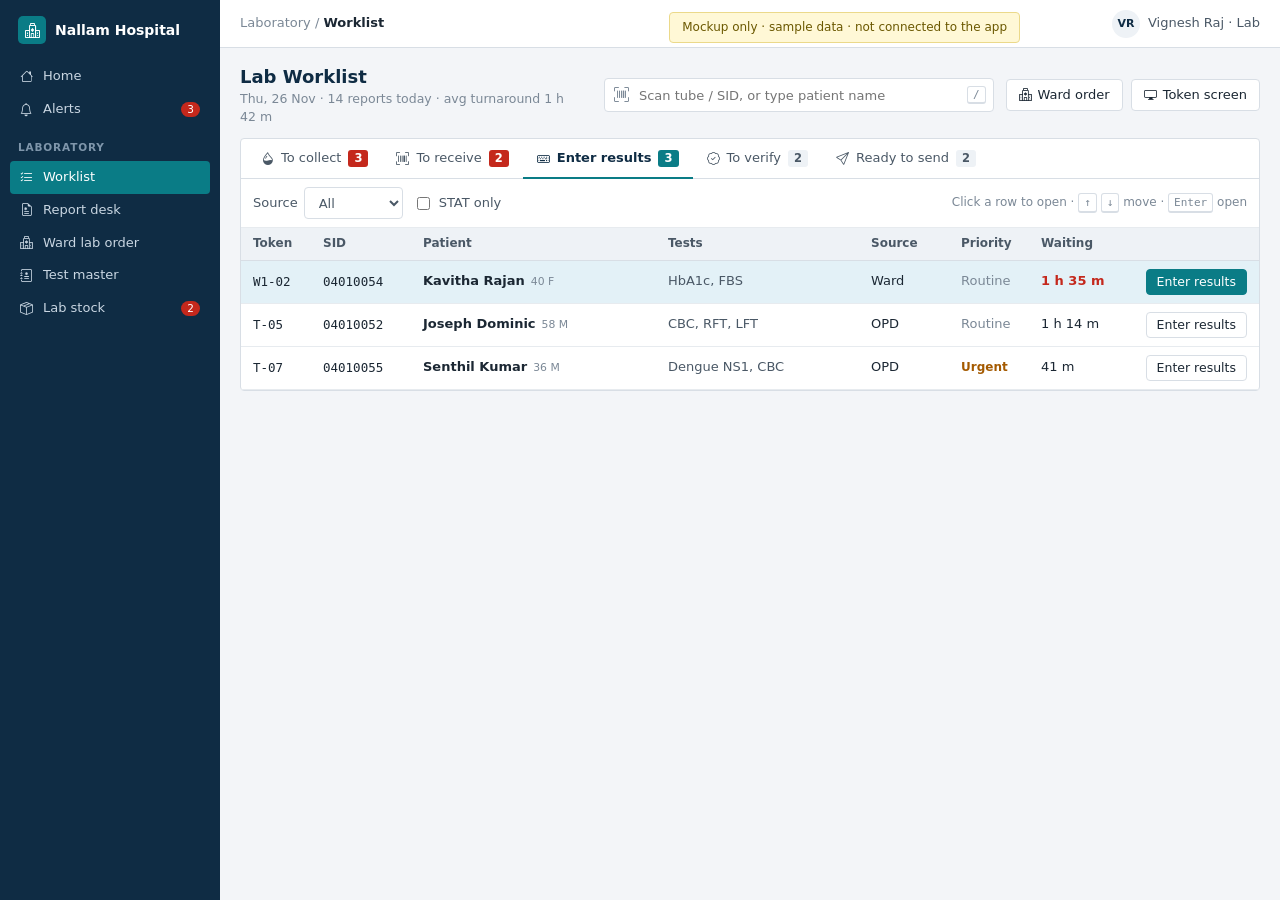
<file: mockups/lab-hospital.html>
<!doctype html>
<html lang="en">
<head>
<meta charset="utf-8">
<meta name="viewport" content="width=device-width, initial-scale=1">
<title>Lab Worklist — mockup (hospital style)</title>
<link rel="stylesheet" href="https://cdn.jsdelivr.net/npm/bootstrap-icons@1.11.3/font/bootstrap-icons.min.css">
<style>
  :root {
    --navy: #0F2C44; --navy-2: #163B5A; --ink: #1B2733; --ink-2: #4A5866; --ink-3: #7B8896;
    --line: #D8DEE5; --line-2: #E7EBEF; --head: #EEF2F6; --bg: #F3F5F8; --row-h: #F6F9FC; --sel: #E3F1F7;
    --brand: #0A7C86; --brand-2: #086770; --brand-50: #E4F3F4;
    --red: #C4281C; --red-50: #FCEDEB; --amber: #A45A00; --amber-50: #FFF5E0; --blue: #1D5FB4; --green: #1E7B45; --green-50: #E8F5EC;
  }
  * { box-sizing: border-box; }
  body { margin: 0; font: 13px/1.45 "Segoe UI", system-ui, -apple-system, Roboto, Arial, sans-serif; color: var(--ink); background: var(--bg); }
  button, input, select { font: inherit; color: inherit; }
  .bi { line-height: 1; }
  /* shell */
  .shell { display: grid; grid-template-columns: 220px 1fr; min-height: 100vh; }
  .side { background: var(--navy); color: #C9D6E2; padding: 14px 10px; }
  .side .brand { display: flex; align-items: center; gap: 9px; color: #fff; font-weight: 700; font-size: 14px; padding: 2px 8px 16px; }
  .side .brand i { background: var(--brand); width: 28px; height: 28px; border-radius: 5px; display: grid; place-items: center; font-size: 15px; }
  .side h6 { margin: 14px 8px 6px; font-size: 10.5px; letter-spacing: .08em; color: #7F96AB; font-weight: 600; }
  .side a { display: flex; align-items: center; gap: 10px; padding: 7px 10px; border-radius: 4px; color: inherit; text-decoration: none; }
  .side a:hover { background: var(--navy-2); }
  .side a.on { background: var(--brand); color: #fff; }
  .side a .n { margin-left: auto; background: #C4281C; color: #fff; font-size: 10.5px; padding: 0 6px; border-radius: 9px; }
  .main { display: flex; flex-direction: column; min-width: 0; }
  .top { height: 48px; background: #fff; border-bottom: 1px solid var(--line); display: flex; align-items: center; gap: 14px; padding: 0 20px; }
  .crumb { color: var(--ink-3); } .crumb b { color: var(--ink); font-weight: 600; }
  .top .user { margin-left: auto; display: flex; align-items: center; gap: 8px; color: var(--ink-2); }
  .top .user span { width: 28px; height: 28px; border-radius: 50%; background: var(--head); display: grid; place-items: center; font-weight: 600; font-size: 11px; color: var(--navy); }
  .page { padding: 16px 20px 20px; display: flex; flex-direction: column; gap: 12px; min-height: 0; flex: 1; }

  /* controls */
  .btn { display: inline-flex; align-items: center; gap: 6px; height: 32px; padding: 0 12px; border: 1px solid var(--line); background: #fff; border-radius: 4px; cursor: pointer; font-weight: 500; white-space: nowrap; }
  .btn:hover { background: var(--row-h); border-color: #C3CBD4; }
  .btn.pri { background: var(--brand); border-color: var(--brand); color: #fff; }
  .btn.pri:hover { background: var(--brand-2); }
  .btn.sm { height: 26px; padding: 0 10px; font-size: 12.5px; }
  .btn.link { border: 0; background: none; color: var(--brand); padding: 0 4px; }
  .input, select.input { height: 32px; border: 1px solid var(--line); border-radius: 4px; padding: 0 10px; background: #fff; }
  .input:focus, select.input:focus { outline: 0; border-color: var(--brand); box-shadow: 0 0 0 2px var(--brand-50); }
  kbd { font: 11px/1 ui-monospace, Consolas, monospace; border: 1px solid var(--line); border-bottom-width: 2px; border-radius: 3px; padding: 2px 5px; color: var(--ink-3); background: #fff; }
  .mono { font-family: ui-monospace, Consolas, monospace; font-size: 12.5px; }
  .muted { color: var(--ink-3); }

  /* worklist header */
  .wl-head { display: flex; align-items: center; gap: 12px; }
  .wl-head h1 { margin: 0; font-size: 18px; font-weight: 600; color: var(--navy); }
  .wl-head .sub { color: var(--ink-3); font-size: 12.5px; }
  .wl-head .tools { margin-left: auto; display: flex; gap: 8px; }
  .scan { position: relative; flex: 0 1 420px; margin-left: 18px; }
  .scan i { position: absolute; left: 10px; top: 50%; transform: translateY(-50%); color: var(--ink-3); font-size: 15px; }
  .scan .input { width: 100%; padding-left: 34px; padding-right: 34px; height: 34px; }
  .scan kbd { position: absolute; right: 8px; top: 50%; transform: translateY(-50%); }

  .box { background: #fff; border: 1px solid var(--line); border-radius: 4px; }
  .tabs { display: flex; border-bottom: 1px solid var(--line); padding: 0 6px; }
  .tab { border: 0; background: none; padding: 10px 14px 9px; border-bottom: 2px solid transparent; margin-bottom: -1px; cursor: pointer; color: var(--ink-2); display: flex; align-items: center; gap: 7px; }
  .tab:hover { color: var(--ink); }
  .tab.on { color: var(--navy); border-bottom-color: var(--brand); font-weight: 600; }
  .tab .c { background: var(--head); border-radius: 3px; padding: 0 6px; font-size: 11.5px; font-weight: 600; color: var(--ink-2); }
  .tab.on .c { background: var(--brand); color: #fff; }
  .tab .c.stat { background: var(--red); color: #fff; }
  .filters { display: flex; align-items: center; gap: 10px; padding: 8px 12px; border-bottom: 1px solid var(--line-2); }
  .filters label { display: flex; align-items: center; gap: 6px; color: var(--ink-2); }
  .filters .right { margin-left: auto; color: var(--ink-3); font-size: 12px; }

  table { width: 100%; border-collapse: collapse; }
  th { text-align: left; font-weight: 600; font-size: 12px; color: var(--ink-2); background: var(--head); padding: 7px 12px; border-bottom: 1px solid var(--line); white-space: nowrap; }
  td { padding: 8px 12px; border-bottom: 1px solid var(--line-2); vertical-align: middle; }
  .wl tbody tr { cursor: pointer; }
  .wl tbody tr:hover td { background: var(--row-h); }
  .wl tbody tr.sel td { background: var(--sel); }
  .wl .pt b { font-weight: 600; }
  .wl .pt small { color: var(--ink-3); margin-left: 6px; }
  .wl .tests { color: var(--ink-2); }
  .pr-stat { color: var(--red); font-weight: 700; font-size: 12px; }
  .pr-urg { color: var(--amber); font-weight: 600; font-size: 12px; }
  .late { color: var(--red); font-weight: 600; }
  .crit { color: var(--red); font-size: 12px; font-weight: 600; white-space: nowrap; }
  .ta-r { text-align: right; }
  .empty { padding: 40px; text-align: center; color: var(--ink-3); }

  /* result entry */
  .re { display: none; flex-direction: column; gap: 12px; flex: 1; min-height: 0; }
  .re.on { display: flex; }
  .banner { display: grid; grid-template-columns: auto repeat(6, auto) 1fr; align-items: center; gap: 0; background: #fff; border: 1px solid var(--line); border-left: 4px solid var(--navy); border-radius: 4px; }
  .banner > div { padding: 9px 16px; border-right: 1px solid var(--line-2); }
  .banner > div:last-child { border-right: 0; text-align: right; }
  .banner .nm { font-size: 15px; font-weight: 700; color: var(--navy); }
  .banner .nm small { display: block; font-size: 12px; font-weight: 400; color: var(--ink-2); }
  .banner label { display: block; font-size: 11px; color: var(--ink-3); }
  .banner .v { font-weight: 600; }
  .alert { display: inline-flex; align-items: center; gap: 6px; padding: 4px 9px; border-radius: 3px; font-size: 12px; font-weight: 600; }
  .alert.red { background: var(--red-50); color: var(--red); }
  .alert.amber { background: var(--amber-50); color: var(--amber); }
  .re-body { display: grid; grid-template-columns: minmax(0, 1fr) 260px; gap: 12px; flex: 1; min-height: 0; }
  .grid { display: flex; flex-direction: column; min-height: 0; }
  .grid .scroll { overflow: auto; flex: 1; }
  .grid .gh { display: flex; align-items: center; gap: 10px; padding: 9px 12px; border-bottom: 1px solid var(--line); }
  .grid .gh h2 { margin: 0; font-size: 14px; font-weight: 600; color: var(--navy); }
  .res td { padding: 5px 12px; }
  .res tr.grp td { background: #FAFBFC; font-weight: 600; color: var(--navy); padding-top: 8px; padding-bottom: 8px; }
  .res tr.grp td .muted { font-weight: 400; margin-left: 8px; }
  .res input { width: 100px; height: 28px; border: 1px solid var(--line); border-radius: 3px; padding: 0 8px; text-align: right; font: 13px ui-monospace, Consolas, monospace; }
  .res input:focus { outline: 0; border-color: var(--brand); box-shadow: 0 0 0 2px var(--brand-50); }
  .res input.H, .res input.L { color: var(--red); font-weight: 700; border-color: #E8B4AE; background: var(--red-50); }
  .res input.C { color: #fff; background: var(--red); border-color: var(--red); font-weight: 700; }
  .flag { font-weight: 700; font-size: 12px; }
  .flag.H, .flag.L { color: var(--red); } .flag.C { color: #fff; background: var(--red); padding: 1px 6px; border-radius: 3px; }
  .res .prev { color: var(--ink-3); }
  .foot { display: flex; align-items: center; gap: 10px; padding: 9px 12px; border-top: 1px solid var(--line); background: #FAFBFC; }
  .foot .grow { flex: 1; color: var(--ink-2); }
  .bar { height: 6px; width: 140px; background: var(--line-2); border-radius: 3px; overflow: hidden; display: inline-block; vertical-align: middle; margin-left: 8px; }
  .bar i { display: block; height: 100%; background: var(--brand); }

  .side-panel { display: flex; flex-direction: column; gap: 12px; }
  .side-panel .box h3 { margin: 0; padding: 9px 12px; font-size: 12px; font-weight: 600; color: var(--ink-2); background: var(--head); border-bottom: 1px solid var(--line); text-transform: uppercase; letter-spacing: .04em; }
  .kv { display: grid; grid-template-columns: 96px 1fr; gap: 6px 10px; padding: 10px 12px; }
  .kv dt { color: var(--ink-3); } .kv dd { margin: 0; }
  .tube { display: flex; align-items: center; gap: 8px; padding: 7px 12px; border-bottom: 1px solid var(--line-2); }
  .tube:last-child { border-bottom: 0; }
  .tube .cap { width: 10px; height: 14px; border-radius: 2px; }
  .tube .ok { margin-left: auto; color: var(--green); font-size: 12px; }
  .links a { display: flex; align-items: center; gap: 8px; padding: 8px 12px; color: var(--ink); text-decoration: none; border-bottom: 1px solid var(--line-2); }
  .links a:last-child { border-bottom: 0; }
  .links a:hover { background: var(--row-h); color: var(--brand); }
  .links a i { color: var(--ink-3); }
  .toast { position: fixed; right: 20px; bottom: 20px; background: var(--navy); color: #fff; padding: 10px 14px; border-radius: 4px; display: none; align-items: center; gap: 8px; box-shadow: 0 6px 20px rgba(0,0,0,.2); }
  .toast.on { display: flex; }
  .note { position: fixed; right: 260px; top: 12px; background: #FFF8D6; border: 1px solid #EBD98A; color: #6B5800; padding: 6px 12px; border-radius: 4px; font-size: 12px; }
</style>
</head>
<body>
<div class="shell">
  <aside class="side">
    <div class="brand"><i class="bi bi-hospital"></i>Nallam Hospital</div>
    <a href="#"><i class="bi bi-house"></i>Home</a>
    <a href="#"><i class="bi bi-bell"></i>Alerts<span class="n">3</span></a>
    <h6>LABORATORY</h6>
    <a href="#" class="on"><i class="bi bi-list-check"></i>Worklist</a>
    <a href="#"><i class="bi bi-file-earmark-medical"></i>Report desk</a>
    <a href="#"><i class="bi bi-hospital"></i>Ward lab order</a>
    <a href="#"><i class="bi bi-journal-medical"></i>Test master</a>
    <a href="#"><i class="bi bi-box-seam"></i>Lab stock<span class="n">2</span></a>
  </aside>
  <div class="main">
    <header class="top"><span class="crumb">Laboratory / <b data-crumb>Worklist</b></span><div class="user"><span>VR</span>Vignesh Raj · Lab</div></header>
    <div class="page">

      <!-- ============ WORKLIST ============ -->
      <section class="wl-view" data-wl style="display:flex;flex-direction:column;gap:12px">
        <div class="wl-head">
          <div><h1>Lab Worklist</h1><div class="sub">Thu, 26 Nov · 14 reports today · avg turnaround 1 h 42 m</div></div>
          <label class="scan"><i class="bi bi-upc-scan"></i><input class="input" data-scan placeholder="Scan tube / SID, or type patient name"><kbd>/</kbd></label>
          <div class="tools"><button class="btn"><i class="bi bi-hospital"></i>Ward order</button><button class="btn"><i class="bi bi-display"></i>Token screen</button></div>
        </div>
        <div class="box">
          <nav class="tabs" data-tabs></nav>
          <div class="filters">
            <label>Source <select class="input" data-src><option value="">All</option><option>OPD</option><option>Ward</option><option>Casualty</option></select></label>
            <label><input type="checkbox" data-stat> STAT only</label>
            <span class="right">Click a row to open · <kbd>↑</kbd> <kbd>↓</kbd> move · <kbd>Enter</kbd> open</span>
          </div>
          <table class="wl"><thead><tr><th style="width:70px">Token</th><th style="width:100px">SID</th><th>Patient</th><th>Tests</th><th style="width:90px">Source</th><th style="width:80px">Priority</th><th style="width:90px">Waiting</th><th class="ta-r" style="width:140px"></th></tr></thead><tbody data-rows></tbody></table>
        </div>
      </section>

      <!-- ============ RESULT ENTRY ============ -->
      <section class="re" data-re>
        <div style="display:flex;align-items:center;gap:10px"><button class="btn" data-back><i class="bi bi-arrow-left"></i>Worklist</button><span class="muted" data-pos></span></div>
        <div class="banner" data-banner></div>
        <div class="re-body">
          <div class="box grid">
            <div class="gh"><h2>Results</h2><span class="muted">Enter moves to the next box · H / L / Critical are marked automatically</span></div>
            <div class="scroll"><table class="res"><thead><tr><th>Parameter</th><th style="width:130px">Result</th><th style="width:70px">Unit</th><th style="width:70px">Flag</th><th style="width:130px">Normal range</th><th style="width:120px">Previous</th></tr></thead><tbody data-res></tbody></table></div>
            <div class="foot"><span class="grow" data-progress></span><button class="btn"><i class="bi bi-printer"></i>Print draft</button><button class="btn" data-save><i class="bi bi-floppy"></i>Save <kbd>Ctrl S</kbd></button><button class="btn pri" data-verify><i class="bi bi-patch-check"></i>Save &amp; verify</button></div>
          </div>
          <aside class="side-panel">
            <div class="box"><h3>Sample</h3><div data-tubes></div></div>
            <div class="box"><h3>Visit</h3><dl class="kv" data-visit></dl></div>
            <div class="box links"><h3>More</h3>
              <a href="#"><i class="bi bi-upc"></i>Reprint labels</a>
              <a href="#"><i class="bi bi-file-earmark-text"></i>Report preview</a>
              <a href="#"><i class="bi bi-clock-history"></i>Activity log</a>
              <a href="#"><i class="bi bi-graph-up"></i>Past results</a>
            </div>
          </aside>
        </div>
      </section>
    </div>
  </div>
</div>
<div class="toast" data-toast><i class="bi bi-check-circle"></i><span></span></div>
<div class="note">Mockup only · sample data · not connected to the app</div>

<script>
const STEPS = [
  { id: 'collect', label: 'To collect', act: 'Collect', ic: 'droplet-half' },
  { id: 'receive', label: 'To receive', act: 'Receive', ic: 'upc-scan' },
  { id: 'results', label: 'Enter results', act: 'Enter results', ic: 'keyboard' },
  { id: 'verify', label: 'To verify', act: 'Verify', ic: 'patch-check' },
  { id: 'send', label: 'Ready to send', act: 'Send report', ic: 'send' },
];
const P = [
  { tok: 'T-12', sid: '04010061', name: 'Lakshmi Narayanan', as: '54 F', tests: 'CBC, LFT', src: 'OPD', pr: 'STAT', wait: 38, late: 30, step: 'collect' },
  { tok: 'T-14', sid: '04010063', name: 'Arun Prakash', as: '31 M', tests: 'FBS, PPBS', src: 'OPD', pr: '', wait: 12, late: 30, step: 'collect' },
  { tok: 'W3-07', sid: '04010064', name: 'Meenakshi Sundaram', as: '67 F', tests: 'RFT, Electrolytes', src: 'Ward', pr: 'Urgent', wait: 8, late: 30, step: 'collect' },
  { tok: 'T-09', sid: '04010058', name: 'Ravi Shankar', as: '45 M', tests: 'Lipid profile', src: 'OPD', pr: '', wait: 22, late: 20, step: 'receive' },
  { tok: 'CAS-2', sid: '04010059', name: 'Fathima Begum', as: '29 F', tests: 'CBC, CRP', src: 'Casualty', pr: 'STAT', wait: 6, late: 20, step: 'receive' },
  { tok: 'T-05', sid: '04010052', name: 'Joseph Dominic', as: '58 M', tests: 'CBC, RFT, LFT', src: 'OPD', pr: '', wait: 74, late: 90, step: 'results' },
  { tok: 'W1-02', sid: '04010054', name: 'Kavitha Rajan', as: '40 F', tests: 'HbA1c, FBS', src: 'Ward', pr: '', wait: 95, late: 90, step: 'results' },
  { tok: 'T-07', sid: '04010055', name: 'Senthil Kumar', as: '36 M', tests: 'Dengue NS1, CBC', src: 'OPD', pr: 'Urgent', wait: 41, late: 90, step: 'results' },
  { tok: 'T-03', sid: '04010049', name: 'Priya Venkat', as: '27 F', tests: 'Thyroid profile', src: 'OPD', pr: '', wait: 18, late: 30, step: 'verify', crit: false },
  { tok: 'W2-11', sid: '04010050', name: 'Murugan Kannan', as: '72 M', tests: 'RFT, Electrolytes', src: 'Ward', pr: '', wait: 33, late: 30, step: 'verify', crit: true },
  { tok: 'T-01', sid: '04010044', name: 'Deepa Mohan', as: '33 F', tests: 'CBC', src: 'OPD', pr: '', wait: 25, late: 60, step: 'send' },
  { tok: 'T-02', sid: '04010046', name: 'Gopal Swamy', as: '61 M', tests: 'FBS, Lipid profile', src: 'OPD', pr: '', wait: 70, late: 60, step: 'send' },
];
const PARAMS = [
  { g: 'Complete Blood Count', sample: 'EDTA' },
  { n: 'Haemoglobin', u: 'g/dL', lo: 13, hi: 17, cl: 7, ch: 20, prev: '13.9' },
  { n: 'Total WBC count', u: '/µL', lo: 4000, hi: 11000, cl: 2000, ch: 30000, prev: '7,800' },
  { n: 'Platelet count', u: 'lakh/µL', lo: 1.5, hi: 4.1, cl: 0.5, ch: 10, prev: '2.6' },
  { n: 'PCV', u: '%', lo: 40, hi: 50, prev: '42' },
  { g: 'Renal Function Test', sample: 'Plain / serum' },
  { n: 'Urea', u: 'mg/dL', lo: 15, hi: 40, ch: 150, prev: '28' },
  { n: 'Creatinine', u: 'mg/dL', lo: 0.7, hi: 1.3, ch: 5, prev: '1.0' },
  { n: 'Potassium', u: 'mmol/L', lo: 3.5, hi: 5.1, cl: 2.8, ch: 6.2, prev: '4.2' },
  { g: 'Liver Function Test', sample: 'Plain / serum' },
  { n: 'Total bilirubin', u: 'mg/dL', lo: 0.2, hi: 1.2, prev: '0.8' },
  { n: 'SGOT (AST)', u: 'U/L', lo: 5, hi: 40, prev: '26' },
  { n: 'SGPT (ALT)', u: 'U/L', lo: 7, hi: 56, prev: '31' },
];
let step = 'results', sel = 0, src = '', statOnly = false, open = null;
const $ = (s) => document.querySelector(s);
const dur = (m) => (m >= 60 ? `${Math.floor(m / 60)} h ${m % 60} m` : `${m} m`);
const list = () => P.filter((p) => p.step === step && (!src || p.src === src) && (!statOnly || p.pr === 'STAT')).sort((a, b) => (b.pr === 'STAT') - (a.pr === 'STAT') || b.wait - a.wait);

function drawTabs() {
  $('[data-tabs]').innerHTML = STEPS.map((s) => { const n = P.filter((p) => p.step === s.id).length; const stat = P.some((p) => p.step === s.id && p.pr === 'STAT');
    return `<button class="tab ${s.id === step ? 'on' : ''}" data-step="${s.id}"><i class="bi bi-${s.ic}"></i>${s.label}<span class="c ${stat && s.id !== step ? 'stat' : ''}">${n}</span></button>`; }).join('');
  document.querySelectorAll('[data-step]').forEach((b) => (b.onclick = () => { step = b.dataset.step; sel = 0; draw(); }));
}
function drawRows() {
  const L = list(); const act = STEPS.find((s) => s.id === step).act;
  $('[data-rows]').innerHTML = L.length ? L.map((p, i) => `<tr class="${i === sel ? 'sel' : ''}" data-i="${i}">
    <td class="mono">${p.tok}</td><td class="mono">${p.sid}</td>
    <td class="pt"><b>${p.name}</b><small>${p.as}</small></td>
    <td class="tests">${p.tests}${p.crit ? ' &nbsp;<span class="crit"><i class="bi bi-exclamation-triangle-fill"></i> Critical</span>' : ''}</td>
    <td>${p.src}</td>
    <td>${p.pr === 'STAT' ? '<span class="pr-stat">STAT</span>' : p.pr === 'Urgent' ? '<span class="pr-urg">Urgent</span>' : '<span class="muted">Routine</span>'}</td>
    <td class="${p.wait > p.late ? 'late' : ''}">${dur(p.wait)}</td>
    <td class="ta-r"><button class="btn sm ${i === sel ? 'pri' : ''}" data-act="${i}">${act}</button></td></tr>`).join('')
    : `<tr><td colspan="8" class="empty"><i class="bi bi-check2-circle" style="font-size:22px"></i><br>Nothing waiting here.</td></tr>`;
  document.querySelectorAll('[data-rows] tr[data-i]').forEach((r) => (r.onclick = () => { sel = +r.dataset.i; openPatient(); }));
}
function draw() { drawTabs(); drawRows(); }

function flagOf(p, v) { if (v === '' || isNaN(v)) return ''; v = +v; if ((p.cl != null && v <= p.cl) || (p.ch != null && v >= p.ch)) return 'C'; if (v < p.lo) return 'L'; if (v > p.hi) return 'H'; return ''; }
function openPatient() {
  const L = list(); const p = L[sel]; if (!p) return; open = p;
  $('[data-wl]').style.display = 'none'; $('[data-re]').classList.add('on'); $('[data-crumb]').textContent = 'Worklist / ' + p.name;
  $('[data-pos]').textContent = `Patient ${sel + 1} of ${L.length} in “${STEPS.find((s) => s.id === step).label}”`;
  $('[data-banner]').innerHTML = `<div class="nm">${p.name}<small>${p.as} · UHID NH-24-0${p.sid.slice(-4)}</small></div>
    <div><label>SID</label><span class="v mono">${p.sid}</span></div>
    <div><label>${p.src === 'Ward' ? 'Ward / bed' : 'Token'}</label><span class="v">${p.tok}</span></div>
    <div><label>Source</label><span class="v">${p.src}</span></div>
    <div><label>Referred by</label><span class="v">Dr. A. Imran Khan</span></div>
    <div><label>Collected</label><span class="v">10:42 am</span></div>
    <div><label>Priority</label><span class="v ${p.pr === 'STAT' ? 'pr-stat' : ''}">${p.pr || 'Routine'}</span></div>
    <div><span class="alert amber"><i class="bi bi-exclamation-circle"></i>Diabetic · on Metformin</span></div>`;
  $('[data-res]').innerHTML = PARAMS.map((x, i) => x.g ? `<tr class="grp"><td colspan="6">${x.g}<span class="muted">${x.sample}</span></td></tr>`
    : `<tr><td>${x.n}</td><td><input data-k="${i}" inputmode="decimal" autocomplete="off"></td><td class="muted">${x.u}</td><td><span class="flag" data-f="${i}"></span></td><td class="muted">${x.lo} – ${x.hi}</td><td class="prev">${x.prev}</td></tr>`).join('');
  $('[data-tubes]').innerHTML = [['#7B4BC9', 'EDTA', '04010052-1'], ['#D93B3B', 'Plain / serum', '04010052-2']].map(([c, n, code]) => `<div class="tube"><span class="cap" style="background:${c}"></span><div>${n}<div class="mono muted" style="font-size:11.5px">${code}</div></div><span class="ok"><i class="bi bi-check-circle-fill"></i> Received</span></div>`).join('');
  $('[data-visit]').innerHTML = `<dt>Mobile</dt><dd>+91 98430 22110</dd><dt>Bill</dt><dd>HB-2026-00071 · <span style="color:var(--green)">Paid</span></dd><dt>Report due</dt><dd>12:30 pm today</dd><dt>Send by</dt><dd>WhatsApp</dd>`;
  const inputs = [...document.querySelectorAll('[data-k]')];
  inputs.forEach((inp, j) => {
    inp.oninput = () => { const x = PARAMS[inp.dataset.k]; const f = flagOf(x, inp.value); inp.className = f; const el = $(`[data-f="${inp.dataset.k}"]`); el.className = 'flag ' + f; el.textContent = f === 'C' ? 'CRITICAL' : f === 'H' ? 'High' : f === 'L' ? 'Low' : ''; progress(); };
    inp.onkeydown = (e) => {
      if (e.key === 'Enter' || e.key === 'ArrowDown') { e.preventDefault(); (inputs[j + 1] || inp).focus(); }
      if (e.key === 'ArrowUp') { e.preventDefault(); (inputs[j - 1] || inp).focus(); }
      if ((e.ctrlKey || e.metaKey) && e.key.toLowerCase() === 's') { e.preventDefault(); save(); }
    };
  });
  progress(); inputs[0].focus();
}
function progress() { const ins = [...document.querySelectorAll('[data-k]')]; const n = ins.filter((i) => i.value !== '').length; const c = ins.filter((i) => i.className === 'C').length;
  $('[data-progress]').innerHTML = `<b>${n}</b> of ${ins.length} entered<span class="bar"><i style="width:${(n / ins.length) * 100}%"></i></span>${c ? ` &nbsp; <span class="crit"><i class="bi bi-exclamation-triangle-fill"></i> ${c} critical — call the doctor</span>` : ''}`; }
function toast(t) { const el = $('[data-toast]'); el.querySelector('span').textContent = t; el.classList.add('on'); clearTimeout(toast.t); toast.t = setTimeout(() => el.classList.remove('on'), 2200); }
function save() { toast('Results saved.'); }
function back() { open = null; $('[data-re]').classList.remove('on'); $('[data-wl]').style.display = 'flex'; $('[data-crumb]').textContent = 'Worklist'; draw(); }
$('[data-back]').onclick = back;
$('[data-save]').onclick = save;
$('[data-verify]').onclick = () => { toast('Saved and verified. Report sent to the Send list.'); open.step = 'send'; back(); };
$('[data-src]').onchange = (e) => { src = e.target.value; sel = 0; drawRows(); };
$('[data-stat]').onchange = (e) => { statOnly = e.target.checked; sel = 0; drawRows(); };
document.addEventListener('keydown', (e) => {
  const typing = ['INPUT', 'SELECT'].includes(document.activeElement.tagName);
  if (e.key === 'Escape' && open) { back(); return; }
  if (open || typing) return;
  if (e.key === '/') { e.preventDefault(); $('[data-scan]').focus(); }
  if (e.key === 'ArrowDown' || e.key === 'ArrowUp') { e.preventDefault(); sel = Math.max(0, Math.min(list().length - 1, sel + (e.key === 'ArrowDown' ? 1 : -1))); drawRows(); }
  if (e.key === 'Enter') openPatient();
});
$('[data-scan]').addEventListener('keydown', (e) => { if (e.key === 'Escape') e.target.blur(); });
draw();
</script>
</body>
</html>
</file>
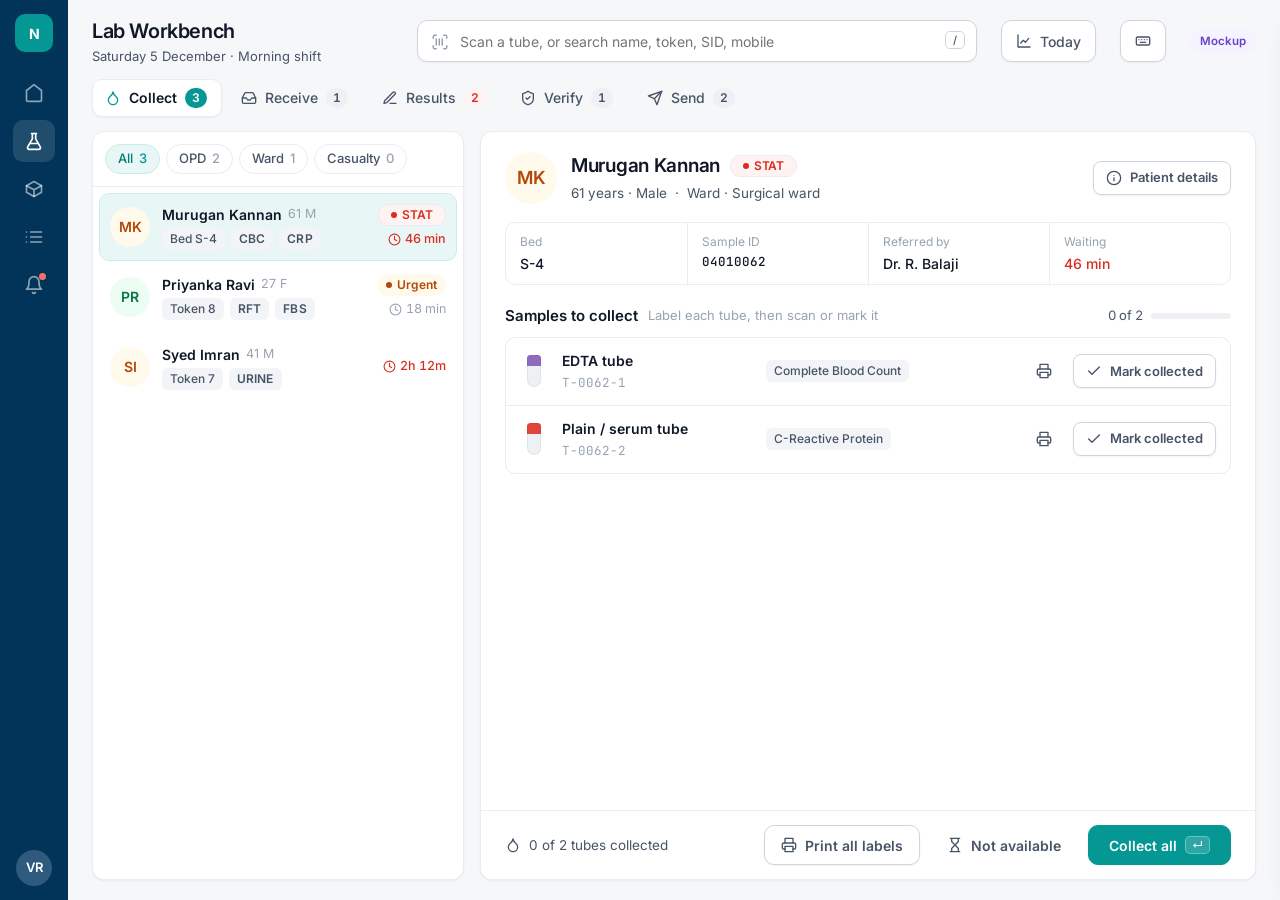
<file: mockups/lab-workbench.html>
<!doctype html>
<html lang="en">
<head>
<meta charset="utf-8">
<meta name="viewport" content="width=device-width, initial-scale=1">
<title>Lab Workbench — mockup</title>
<link rel="preconnect" href="https://fonts.googleapis.com">
<link href="https://fonts.googleapis.com/css2?family=Inter:wght@400;500;600;700&family=JetBrains+Mono:wght@500&display=swap" rel="stylesheet">
<style>
:root {
  --bg: #F5F7F9; --card: #fff; --line: #EAECF0; --line-2: #D0D5DD; --hover: #F9FAFB;
  --text: #101828; --text-2: #475467; --text-3: #98A2B3;
  --brand: #049794; --brand-2: #037C79; --brand-50: #E8F6F5; --brand-100: #C9ECEA;
  --navy: #023459;
  --red: #D92D20; --red-50: #FEF3F2; --red-100: #FEE4E2;
  --amber: #B54708; --amber-50: #FFFAEB; --amber-100: #FEF0C7;
  --green: #067647; --green-50: #ECFDF3;
  --blue: #175CD3; --blue-50: #EFF8FF;
  --violet: #6941C6; --violet-50: #F4F3FF;
  --r: 12px; --shadow: 0 1px 2px rgba(16,24,40,.05); --shadow-lg: 0 12px 32px -6px rgba(16,24,40,.16);
  --mono: 'JetBrains Mono', ui-monospace, monospace;
}
* { box-sizing: border-box; }
html, body { height: 100%; margin: 0; }
body { font: 14px/1.5 Inter, system-ui, sans-serif; color: var(--text); background: var(--bg); -webkit-font-smoothing: antialiased; }
button { font: inherit; cursor: pointer; color: inherit; }
input, select { font: inherit; color: inherit; }
svg.i { width: 16px; height: 16px; flex: none; fill: none; stroke: currentColor; stroke-width: 2; stroke-linecap: round; stroke-linejoin: round; }
.mono { font-family: var(--mono); font-size: 12.5px; }
.num { font-variant-numeric: tabular-nums; }
kbd { font: 500 11px Inter, sans-serif; min-width: 20px; padding: 1px 6px; border: 1px solid var(--line-2); border-radius: 5px; background: #fff; color: var(--text-2); text-align: center; display: inline-block; }

.app { display: grid; grid-template-columns: 68px 1fr; height: 100vh; }

/* rail */
.rail { background: var(--navy); display: flex; flex-direction: column; align-items: center; padding: 14px 0; gap: 6px; }
.logo { width: 38px; height: 38px; border-radius: 10px; background: var(--brand); color: #fff; display: grid; place-items: center; font-weight: 700; margin-bottom: 14px; }
.rbtn { width: 42px; height: 42px; border-radius: 10px; border: 0; background: none; color: rgba(255,255,255,.55); display: grid; place-items: center; position: relative; }
.rbtn svg.i { width: 20px; height: 20px; }
.rbtn:hover { background: rgba(255,255,255,.08); color: #fff; }
.rbtn.on { background: rgba(255,255,255,.12); color: #fff; }
.rbtn .dot { position: absolute; top: 9px; right: 9px; width: 7px; height: 7px; border-radius: 50%; background: #F97066; }
.rail .sp { flex: 1; }
.me { width: 36px; height: 36px; border-radius: 50%; background: #2E5A7D; color: #fff; display: grid; place-items: center; font-weight: 600; font-size: 13px; }

.main { display: grid; grid-template-rows: auto auto 1fr; min-width: 0; min-height: 0; }

/* header */
.head { display: flex; align-items: center; gap: 24px; padding: 16px 24px 12px; }
.title h1 { margin: 0; font-size: 20px; font-weight: 600; letter-spacing: -.02em; }
.title p { margin: 1px 0 0; font-size: 13px; color: var(--text-2); }
.scan { position: relative; flex: 1; max-width: 560px; margin-left: auto; }
.scan input { width: 100%; height: 42px; border: 1px solid var(--line-2); border-radius: 10px; padding: 0 70px 0 42px; background: #fff; outline: none; box-shadow: var(--shadow); transition: border-color .15s, box-shadow .15s; }
.scan input:focus { border-color: var(--brand); box-shadow: 0 0 0 4px var(--brand-50); }
.scan > svg.i { position: absolute; left: 14px; top: 13px; color: var(--text-3); width: 18px; height: 18px; }
.scan kbd { position: absolute; right: 12px; top: 11px; }
.scan.ok input { border-color: var(--brand); box-shadow: 0 0 0 4px var(--brand-100); }
.scan.miss input { border-color: var(--red); box-shadow: 0 0 0 4px var(--red-100); }
.drop { position: absolute; top: 48px; left: 0; right: 0; background: #fff; border: 1px solid var(--line); border-radius: 12px; box-shadow: var(--shadow-lg); z-index: 30; padding: 6px; }
.drop button { display: flex; align-items: center; gap: 10px; width: 100%; padding: 8px 10px; border: 0; background: none; border-radius: 8px; text-align: left; }
.drop button.on, .drop button:hover { background: var(--hover); }
.drop .st { margin-left: auto; }
.mockpill { font-size: 11.5px; font-weight: 600; color: var(--violet); background: var(--violet-50); padding: 4px 10px; border-radius: 99px; white-space: nowrap; }
.hbtn { height: 42px; padding: 0 14px; border: 1px solid var(--line-2); background: #fff; border-radius: 10px; display: inline-flex; align-items: center; gap: 8px; font-weight: 500; color: var(--text-2); box-shadow: var(--shadow); white-space: nowrap; }
.hbtn:hover { color: var(--text); background: var(--hover); }

/* steps */
.steps { display: flex; gap: 6px; padding: 0 24px 14px; }
.step { display: inline-flex; align-items: center; gap: 8px; height: 38px; padding: 0 14px 0 12px; border-radius: 10px; border: 1px solid transparent; background: none; color: var(--text-2); font-weight: 500; }
.step:hover { background: #fff; border-color: var(--line); }
.step.on { background: #fff; border-color: var(--line); color: var(--text); box-shadow: var(--shadow); font-weight: 600; }
.step.on svg.i { color: var(--brand); }
.badge { min-width: 22px; height: 20px; padding: 0 7px; border-radius: 99px; background: #EEF0F3; color: var(--text-2); font-size: 12px; font-weight: 600; display: inline-grid; place-items: center; font-variant-numeric: tabular-nums; }
.step.on .badge { background: var(--brand); color: #fff; }
.badge.red { background: var(--red-50); color: var(--red); }

/* body */
.body { display: grid; grid-template-columns: 372px 1fr; gap: 16px; padding: 0 24px 20px; min-height: 0; }
.card { background: var(--card); border: 1px solid var(--line); border-radius: var(--r); box-shadow: var(--shadow); }

/* list */
.list { display: flex; flex-direction: column; min-height: 0; overflow: hidden; }
.lhead { display: flex; gap: 6px; padding: 12px; border-bottom: 1px solid var(--line); }
.chipbtn { height: 30px; padding: 0 12px; border-radius: 99px; border: 1px solid var(--line); background: #fff; font-size: 13px; font-weight: 500; color: var(--text-2); display: inline-flex; align-items: center; gap: 6px; }
.chipbtn span { color: var(--text-3); font-weight: 500; }
.chipbtn:hover { background: var(--hover); }
.chipbtn.on { background: var(--brand-50); border-color: var(--brand-100); color: var(--brand-2); }
.chipbtn.on span { color: var(--brand); }
.rows { overflow: auto; flex: 1; padding: 6px; }
.row { display: grid; grid-template-columns: 40px 1fr auto; gap: 12px; align-items: center; padding: 10px; border-radius: 10px; cursor: pointer; border: 1px solid transparent; }
.row + .row { margin-top: 2px; }
.row:hover { background: var(--hover); }
.row.sel { background: var(--brand-50); border-color: var(--brand-100); }
.av { width: 40px; height: 40px; border-radius: 50%; display: grid; place-items: center; font-weight: 600; font-size: 14px; flex: none; }
.rn { display: flex; align-items: center; gap: 6px; min-width: 0; }
.rn b { font-weight: 600; white-space: nowrap; overflow: hidden; text-overflow: ellipsis; }
.rn small { color: var(--text-3); font-size: 12.5px; white-space: nowrap; }
.rs { display: flex; align-items: center; gap: 6px; margin-top: 3px; font-size: 12.5px; color: var(--text-2); white-space: nowrap; overflow: hidden; }
.rr { display: flex; flex-direction: column; align-items: flex-end; gap: 4px; }
.wait { display: inline-flex; align-items: center; gap: 4px; font-size: 12.5px; color: var(--text-3); font-variant-numeric: tabular-nums; white-space: nowrap; }
.wait svg.i { width: 13px; height: 13px; }
.wait.late { color: var(--red); font-weight: 500; }
.tag { display: inline-flex; align-items: center; gap: 4px; height: 22px; padding: 0 8px; border-radius: 6px; font-size: 12px; font-weight: 500; background: #F2F4F7; color: var(--text-2); white-space: nowrap; }
.tag.code { font-weight: 600; letter-spacing: .01em; }
.pill { display: inline-flex; align-items: center; gap: 5px; height: 22px; padding: 0 9px; border-radius: 99px; font-size: 12px; font-weight: 600; white-space: nowrap; }
.pill::before { content: ''; width: 6px; height: 6px; border-radius: 50%; background: currentColor; }
.pill.stat { background: var(--red-50); color: var(--red); }
.pill.urgent { background: var(--amber-50); color: var(--amber); }
.pill.ok { background: var(--green-50); color: var(--green); }
.pill.info { background: var(--blue-50); color: var(--blue); }
.pill.nodot::before { display: none; }
.empty { padding: 60px 20px; text-align: center; color: var(--text-3); }
.empty svg.i { width: 32px; height: 32px; color: var(--line-2); margin-bottom: 8px; }
.empty b { display: block; color: var(--text); font-weight: 600; margin-bottom: 2px; }

/* detail */
.detail { display: flex; flex-direction: column; min-height: 0; overflow: hidden; }
.dscroll { flex: 1; overflow: auto; padding: 20px 24px; }
.ph { display: flex; align-items: center; gap: 14px; }
.ph .av { width: 52px; height: 52px; font-size: 18px; }
.ph h2 { margin: 0; font-size: 19px; font-weight: 600; letter-spacing: -.015em; display: flex; align-items: center; gap: 10px; }
.ph .sub { display: flex; align-items: center; gap: 8px; margin-top: 3px; color: var(--text-2); font-size: 13.5px; }
.ph .grow { flex: 1; }
.facts { display: grid; grid-template-columns: repeat(4, 1fr); gap: 0; margin-top: 18px; border: 1px solid var(--line); border-radius: 10px; }
.fact { padding: 10px 14px; min-width: 0; }
.fact + .fact { border-left: 1px solid var(--line); }
.fact label { display: block; font-size: 12px; color: var(--text-3); margin-bottom: 2px; }
.fact div { font-weight: 500; white-space: nowrap; overflow: hidden; text-overflow: ellipsis; }

.sec { margin-top: 20px; }
.sech { display: flex; align-items: center; gap: 10px; margin-bottom: 10px; }
.sech h3 { margin: 0; font-size: 15px; font-weight: 600; }
.sech .meta { color: var(--text-3); font-size: 13px; }
.sech .grow { flex: 1; }
.prog { display: inline-flex; align-items: center; gap: 8px; font-size: 13px; color: var(--text-2); font-variant-numeric: tabular-nums; }
.prog i { width: 80px; height: 6px; border-radius: 99px; background: #EEF0F3; overflow: hidden; display: inline-block; }
.prog i b { display: block; height: 100%; background: var(--brand); border-radius: 99px; transition: width .2s; }

.banner { display: flex; gap: 12px; align-items: flex-start; padding: 12px 14px; border-radius: 10px; margin-top: 16px; font-size: 13.5px; }
.banner svg.i { width: 18px; height: 18px; margin-top: 1px; }
.banner.crit { background: var(--red-50); border: 1px solid var(--red-100); color: #912018; }
.banner.warn { background: var(--amber-50); border: 1px solid var(--amber-100); color: #93370D; }
.banner b { font-weight: 600; }
.banner .grow { flex: 1; }
.banner input { height: 32px; border: 1px solid #FDA29B; border-radius: 8px; padding: 0 10px; background: #fff; outline: none; }
.banner input:focus { box-shadow: 0 0 0 3px var(--red-100); }

/* tubes */
.tubes { border: 1px solid var(--line); border-radius: 10px; }
.tube { display: grid; grid-template-columns: 28px 190px 1fr auto; gap: 14px; align-items: center; padding: 12px 14px; }
.tube + .tube { border-top: 1px solid var(--line); }
.cap { width: 14px; height: 32px; border-radius: 4px 4px 8px 8px; background: linear-gradient(var(--c) 0 34%, #EEF1F4 34%); box-shadow: inset 0 0 0 1px rgba(0,0,0,.06); justify-self: center; }
.tube .tn b { display: block; font-weight: 600; }
.tube .tn span { color: var(--text-3); }
.tube .tt { display: flex; flex-wrap: wrap; gap: 6px; }
.tube .ta { display: flex; align-items: center; gap: 8px; }

/* results */
.tbl { border: 1px solid var(--line); border-radius: 10px; overflow: hidden; }
table.res { width: 100%; border-collapse: collapse; }
.res th { background: var(--hover); font-size: 12px; font-weight: 500; color: var(--text-2); text-align: left; padding: 10px 14px; border-bottom: 1px solid var(--line); white-space: nowrap; }
.res td { padding: 0 14px; height: 48px; border-bottom: 1px solid var(--line); }
.res tr:last-child td { border-bottom: 0; }
.res tr.g td { height: 40px; background: #FCFCFD; font-weight: 600; font-size: 13px; color: var(--text); }
.res tr.g td span { color: var(--text-3); font-weight: 400; margin-left: 6px; }
.res td.u, .res td.rg { color: var(--text-2); font-size: 13px; white-space: nowrap; }
.res td.pv { color: var(--text-2); font-size: 13px; white-space: nowrap; }
.res td.pv small { color: var(--text-3); margin-left: 4px; }
.res tr.cur td { background: #FAFEFE; }
.vin { width: 110px; height: 36px; border: 1px solid var(--line-2); border-radius: 8px; padding: 0 12px; font-weight: 600; font-variant-numeric: tabular-nums; outline: none; background: #fff; transition: border-color .12s, box-shadow .12s; }
.vin:focus { border-color: var(--brand); box-shadow: 0 0 0 4px var(--brand-50); }
.vsel { height: 36px; border: 1px solid var(--line-2); border-radius: 8px; padding: 0 10px; font-weight: 600; background: #fff; outline: none; min-width: 130px; }
.vsel:focus { border-color: var(--brand); box-shadow: 0 0 0 4px var(--brand-50); }
.ro { font-weight: 600; font-variant-numeric: tabular-nums; }
tr.H .vin, tr.L .vin, tr.H .ro, tr.L .ro { color: var(--amber); border-color: #FEC84B; }
tr.HH .vin, tr.LL .vin, tr.HH .ro, tr.LL .ro { color: var(--red); border-color: #FDA29B; }
tr.HH td, tr.LL td { background: #FFFBFA; }
.flag { display: inline-flex; align-items: center; height: 22px; padding: 0 8px; border-radius: 6px; font-size: 12px; font-weight: 600; white-space: nowrap; }
.flag.H, .flag.L, .flag.A { background: var(--amber-50); color: var(--amber); }
.flag.HH, .flag.LL { background: var(--red-50); color: var(--red); }
.flag.N { background: none; color: var(--text-3); font-weight: 500; padding: 0; }

/* send */
.opts { display: grid; grid-template-columns: repeat(3, 1fr); gap: 12px; }
.opt { position: relative; display: block; padding: 16px; border: 1px solid var(--line); border-radius: 12px; cursor: pointer; transition: border-color .12s, box-shadow .12s, background .12s; }
.opt:hover { border-color: var(--line-2); }
.opt input { position: absolute; top: 16px; right: 16px; accent-color: var(--brand); width: 16px; height: 16px; margin: 0; }
.opt .oi { width: 36px; height: 36px; border-radius: 10px; display: grid; place-items: center; background: #F2F4F7; color: var(--text-2); margin-bottom: 12px; }
.opt b { display: block; font-weight: 600; }
.opt span { color: var(--text-2); font-size: 13px; }
.opt:has(input:checked) { border-color: var(--brand); box-shadow: 0 0 0 3px var(--brand-50); background: #FBFEFE; }
.opt:has(input:checked) .oi { background: var(--brand-50); color: var(--brand); }

/* action bar */
.act { display: flex; align-items: center; gap: 10px; padding: 14px 24px; border-top: 1px solid var(--line); background: #fff; }
.act .st { font-size: 13.5px; color: var(--text-2); display: inline-flex; align-items: center; gap: 8px; }
.act .st.crit { color: var(--red); font-weight: 500; }
.act .grow { flex: 1; }
.btn { height: 40px; padding: 0 16px; border-radius: 10px; border: 1px solid var(--line-2); background: #fff; font-weight: 600; color: var(--text-2); display: inline-flex; align-items: center; gap: 8px; box-shadow: var(--shadow); white-space: nowrap; }
.btn:hover { background: var(--hover); color: var(--text); }
.btn.sm { height: 34px; padding: 0 12px; font-size: 13px; border-radius: 8px; }
.btn.ghost { border-color: transparent; box-shadow: none; }
.btn.ghost:hover { background: #F2F4F7; }
.btn.danger { color: var(--red); }
.btn.danger:hover { background: var(--red-50); border-color: #FDA29B; }
.btn.pri { background: var(--brand); border-color: var(--brand); color: #fff; padding: 0 20px; }
.btn.pri:hover { background: var(--brand-2); }
.btn.pri:disabled { background: #9ED9D7; border-color: #9ED9D7; cursor: not-allowed; }
.btn.pri kbd { background: rgba(255,255,255,.16); border-color: rgba(255,255,255,.3); color: #fff; }
.lnk { border: 0; background: none; color: var(--brand-2); font-weight: 600; font-size: 13px; display: inline-flex; align-items: center; gap: 6px; padding: 6px 8px; border-radius: 8px; }
.lnk:hover { background: var(--brand-50); }

/* drawer */
.scrim { position: fixed; inset: 0; background: rgba(16,24,40,.28); backdrop-filter: blur(2px); z-index: 40; opacity: 0; pointer-events: none; transition: opacity .2s; }
.drawer { position: fixed; top: 10px; right: 10px; bottom: 10px; width: 420px; background: #fff; border-radius: 16px; z-index: 41; box-shadow: var(--shadow-lg); transform: translateX(calc(100% + 20px)); transition: transform .25s cubic-bezier(.2,.8,.2,1); display: flex; flex-direction: column; overflow: hidden; }
body.open .scrim { opacity: 1; pointer-events: auto; }
body.open .drawer { transform: none; }
.dr-h { display: flex; align-items: center; gap: 12px; padding: 18px 20px 14px; }
.dr-h .av { width: 42px; height: 42px; }
.dr-h b { display: block; font-size: 16px; }
.dr-h small { color: var(--text-2); }
.dr-h .x { margin-left: auto; width: 34px; height: 34px; border-radius: 8px; border: 0; background: none; color: var(--text-3); display: grid; place-items: center; }
.dr-h .x:hover { background: #F2F4F7; color: var(--text); }
.seg { display: flex; gap: 2px; margin: 0 20px; padding: 3px; background: #F2F4F7; border-radius: 10px; }
.seg button { flex: 1; height: 32px; border: 0; background: none; border-radius: 8px; font-size: 13px; font-weight: 500; color: var(--text-2); }
.seg button.on { background: #fff; color: var(--text); box-shadow: var(--shadow); font-weight: 600; }
.dr-b { padding: 18px 20px; overflow: auto; flex: 1; }
dl.kv { display: grid; grid-template-columns: 130px 1fr; gap: 12px; margin: 0; font-size: 13.5px; }
dl.kv dt { color: var(--text-2); }
dl.kv dd { margin: 0; font-weight: 500; }
.tl { list-style: none; margin: 0; padding: 0; }
.tl li { display: grid; grid-template-columns: 28px 1fr auto; gap: 12px; padding-bottom: 20px; position: relative; }
.tl .ic { width: 28px; height: 28px; border-radius: 50%; display: grid; place-items: center; background: #F2F4F7; color: var(--text-3); position: relative; z-index: 1; }
.tl .ic svg.i { width: 14px; height: 14px; }
.tl li.d .ic { background: var(--brand-50); color: var(--brand); }
.tl li:not(:last-child)::after { content: ''; position: absolute; left: 13.5px; top: 30px; bottom: 2px; width: 1px; background: var(--line); }
.tl b { font-weight: 500; display: block; }
.tl li:not(.d) b { color: var(--text-3); }
.tl small { color: var(--text-3); }
.tl .t { color: var(--text-2); font-size: 13px; font-variant-numeric: tabular-nums; }
.hist { width: 100%; border-collapse: collapse; font-size: 13.5px; }
.hist th { text-align: left; font-weight: 500; color: var(--text-3); font-size: 12px; padding: 0 0 8px; }
.hist td { padding: 9px 0; border-top: 1px solid var(--line); }
.hist .r { text-align: right; font-variant-numeric: tabular-nums; }

/* popover */
.pop { position: absolute; top: 64px; right: 24px; width: 300px; background: #fff; border: 1px solid var(--line); border-radius: 14px; box-shadow: var(--shadow-lg); padding: 16px; z-index: 35; }
.pop h4 { margin: 0 0 12px; font-size: 14px; }
.stats { display: grid; grid-template-columns: 1fr 1fr; gap: 10px; }
.stat { background: var(--hover); border: 1px solid var(--line); border-radius: 10px; padding: 10px 12px; }
.stat label { display: block; font-size: 12px; color: var(--text-2); }
.stat b { font-size: 20px; font-weight: 600; letter-spacing: -.02em; }
.keys { display: grid; grid-template-columns: 1fr auto; gap: 9px 12px; font-size: 13px; color: var(--text-2); }

.toast { position: fixed; bottom: 92px; left: calc(68px + 24px + 372px + 16px + (100vw - 68px - 48px - 388px) / 2); transform: translate(-50%, 10px); background: #101828; color: #fff; padding: 10px 12px 10px 14px; border-radius: 12px; display: flex; gap: 10px; align-items: center; font-size: 13.5px; opacity: 0; pointer-events: none; transition: .2s; z-index: 50; box-shadow: var(--shadow-lg); }
.toast.show { opacity: 1; transform: translate(-50%, 0); pointer-events: auto; }
.toast .ti { width: 20px; height: 20px; border-radius: 50%; background: var(--brand); display: grid; place-items: center; }
.toast .ti svg.i { width: 12px; height: 12px; stroke-width: 3; }
.toast.bad .ti { background: var(--red); }
.toast button { border: 0; background: rgba(255,255,255,.1); color: #fff; font-weight: 600; border-radius: 8px; padding: 4px 10px; margin-left: 6px; }
.toast button:hover { background: rgba(255,255,255,.18); }
</style>
</head>
<body>
<div class="app">
  <nav class="rail">
    <div class="logo">N</div>
    <button class="rbtn" title="Home"><svg class="i" viewBox="0 0 24 24"><path d="m3 9 9-7 9 7v11a2 2 0 0 1-2 2H5a2 2 0 0 1-2-2z"/></svg></button>
    <button class="rbtn on" title="Lab Workbench"><svg class="i" viewBox="0 0 24 24"><path d="M9 3h6M10 3v6.5L4.5 19a2 2 0 0 0 1.7 3h11.6a2 2 0 0 0 1.7-3L14 9.5V3"/><path d="M7 15h10"/></svg></button>
    <button class="rbtn" title="Lab Stock"><svg class="i" viewBox="0 0 24 24"><path d="M21 8 12 3 3 8v8l9 5 9-5z"/><path d="m3 8 9 5 9-5M12 13v8"/></svg></button>
    <button class="rbtn" title="Test Master"><svg class="i" viewBox="0 0 24 24"><path d="M8 6h13M8 12h13M8 18h13M3 6h.01M3 12h.01M3 18h.01"/></svg></button>
    <button class="rbtn" title="Alerts"><svg class="i" viewBox="0 0 24 24"><path d="M6 8a6 6 0 0 1 12 0c0 7 3 9 3 9H3s3-2 3-9"/><path d="M10.3 21a1.94 1.94 0 0 0 3.4 0"/></svg><span class="dot"></span></button>
    <span class="sp"></span>
    <div class="me" title="Vignesh Raj · Lab technician">VR</div>
  </nav>
  <div class="main">
    <header class="head">
      <div class="title"><h1>Lab Workbench</h1><p id="today"></p></div>
      <div class="scan" id="scan">
        <svg class="i" viewBox="0 0 24 24"><path d="M3 7V5a2 2 0 0 1 2-2h2M17 3h2a2 2 0 0 1 2 2v2M21 17v2a2 2 0 0 1-2 2h-2M7 21H5a2 2 0 0 1-2-2v-2M7 8v8M11 8v8M15 8v8"/></svg>
        <input id="q" autocomplete="off" placeholder="Scan a tube, or search name, token, SID, mobile">
        <kbd>/</kbd>
        <div class="drop" id="drop" hidden></div>
      </div>
      <button class="hbtn" id="todayBtn"><svg class="i" viewBox="0 0 24 24"><path d="M3 3v18h18"/><path d="m7 15 4-4 3 3 5-6"/></svg>Today</button>
      <button class="hbtn" id="helpBtn" title="Keyboard shortcuts"><svg class="i" viewBox="0 0 24 24"><rect x="2" y="6" width="20" height="12" rx="2"/><path d="M6 10h.01M10 10h.01M14 10h.01M18 10h.01M8 14h8"/></svg></button>
      <span class="mockpill" title="Sample data only. Nothing here changes the real app.">Mockup</span>
    </header>
    <nav class="steps" id="steps"></nav>
    <div class="body">
      <section class="card list"><div class="lhead" id="lhead"></div><div class="rows" id="rows"></div></section>
      <section class="card detail" id="detail"></section>
    </div>
  </div>
</div>
<div class="scrim" id="scrim"></div>
<aside class="drawer" id="drawer"></aside>
<div class="toast" id="toast"><span class="ti"></span><span id="toastMsg"></span><button id="undo">Undo</button></div>

<script>
// ---------- icons ----------
const P = {
  collect: '<path d="M12 22a7 7 0 0 0 7-7c0-2-1-3.9-3-5.5s-3.5-4-4-6.5c-.5 2.5-2 4.9-4 6.5C6 11.1 5 13 5 15a7 7 0 0 0 7 7z"/>',
  receive: '<path d="M22 12h-6l-2 3h-4l-2-3H2"/><path d="M5.45 5.11 2 12v6a2 2 0 0 0 2 2h16a2 2 0 0 0 2-2v-6l-3.45-6.89A2 2 0 0 0 16.76 4H7.24a2 2 0 0 0-1.79 1.11z"/>',
  results: '<path d="M12 20h9"/><path d="M16.5 3.5a2.1 2.1 0 0 1 3 3L7 19l-4 1 1-4Z"/>',
  verify: '<path d="M20 13c0 5-3.5 7.5-7.66 8.95a1 1 0 0 1-.67-.01C7.5 20.5 4 18 4 13V6a1 1 0 0 1 1-1c2 0 4.5-1.2 6.24-2.72a1.17 1.17 0 0 1 1.52 0C14.51 3.81 17 5 19 5a1 1 0 0 1 1 1z"/><path d="m9 12 2 2 4-4"/>',
  send: '<path d="m22 2-7 20-4-9-9-4Z"/><path d="M22 2 11 13"/>',
  clock: '<circle cx="12" cy="12" r="10"/><path d="M12 6v6l4 2"/>',
  printer: '<path d="M6 9V2h12v7"/><path d="M6 18H4a2 2 0 0 1-2-2v-5a2 2 0 0 1 2-2h16a2 2 0 0 1 2 2v5a2 2 0 0 1-2 2h-2"/><rect x="6" y="14" width="12" height="8"/>',
  call: '<path d="m3 11 18-5v12L3 14v-3z"/><path d="M11.6 16.8a3 3 0 1 1-5.8-1.6"/>',
  chat: '<path d="M7.9 20A9 9 0 1 0 4 16.1L2 22Z"/>',
  doctor: '<path d="M4.8 2.3A.3.3 0 1 0 5 2H4a2 2 0 0 0-2 2v5a6 6 0 0 0 12 0V4a2 2 0 0 0-2-2h-1a.2.2 0 1 0 .3.3"/><path d="M8 15v1a6 6 0 0 0 12 0v-4"/><circle cx="20" cy="10" r="2"/>',
  info: '<circle cx="12" cy="12" r="10"/><path d="M12 16v-4M12 8h.01"/>',
  alert: '<path d="m21.7 18-8-14a2 2 0 0 0-3.4 0l-8 14A2 2 0 0 0 4 21h16a2 2 0 0 0 1.7-3Z"/><path d="M12 9v4M12 17h.01"/>',
  x: '<path d="M18 6 6 18M6 6l12 12"/>',
  check: '<path d="M20 6 9 17l-5-5"/>',
  back: '<path d="M9 14 4 9l5-5"/><path d="M4 9h10.5a5.5 5.5 0 0 1 0 11H11"/>',
  ban: '<circle cx="12" cy="12" r="10"/><path d="m4.9 4.9 14.2 14.2"/>',
  eye: '<path d="M2 12s3-7 10-7 10 7 10 7-3 7-10 7-10-7-10-7z"/><circle cx="12" cy="12" r="3"/>',
  save: '<path d="M19 21H5a2 2 0 0 1-2-2V5a2 2 0 0 1 2-2h11l5 5v11a2 2 0 0 1-2 2z"/><path d="M17 21v-8H7v8M7 3v5h8"/>',
  user: '<circle cx="12" cy="8" r="5"/><path d="M20 21a8 8 0 0 0-16 0"/>',
  pay: '<rect x="2" y="5" width="20" height="14" rx="2"/><path d="M2 10h20"/>',
  later: '<path d="M5 22h14M5 2h14M17 22v-4.2a2 2 0 0 0-.6-1.4L12 12l-4.4 4.4a2 2 0 0 0-.6 1.4V22M7 2v4.2a2 2 0 0 0 .6 1.4L12 12l4.4-4.4a2 2 0 0 0 .6-1.4V2"/>',
  done: '<path d="M22 11.1V12a10 10 0 1 1-5.9-9.1"/><path d="m9 11 3 3L22 4"/>'
};
const ic = (n, s = '') => `<svg class="i" viewBox="0 0 24 24" ${s}>${P[n]}</svg>`;

// ---------- sample data ----------
const NOW = Date.now(); const ago = (m) => new Date(NOW - m * 60000).toISOString();
const T = {
  CBC: { name: 'Complete Blood Count', tube: 'EDTA', params: [
    ['Haemoglobin', 'g/dL', 12, 16, 7, 20, 11.2], ['Total WBC count', '×10³/µL', 4, 11, 2, 30, 8.9], ['Platelet count', '×10³/µL', 150, 400, 50, 1000, 210], ['RBC count', '×10⁶/µL', 4.2, 5.4, null, null, 4.6], ['PCV', '%', 36, 46, null, null, 38]] },
  CRP: { name: 'C-Reactive Protein', tube: 'PLAIN', params: [['CRP', 'mg/L', 0, 6, null, null, 4.1]] },
  RFT: { name: 'Renal Function Test', tube: 'PLAIN', params: [['Urea', 'mg/dL', 15, 40, null, 150, 32], ['Creatinine', 'mg/dL', 0.6, 1.2, null, 5, 1.0], ['Sodium', 'mmol/L', 135, 145, 120, 160, 139], ['Potassium', 'mmol/L', 3.5, 5.1, 2.8, 6.2, 4.2]] },
  FBS: { name: 'Fasting Blood Sugar', tube: 'FLUORIDE', params: [['Glucose (fasting)', 'mg/dL', 70, 100, 40, 400, 112]] },
  URINE: { name: 'Urine Routine', tube: 'URINE', params: [['Colour', '', 'Pale yellow'], ['Protein', '', 'Nil'], ['Sugar', '', 'Nil'], ['Pus cells', '/hpf', 0, 5, null, null, 2]] },
  LIPID: { name: 'Lipid Profile', tube: 'PLAIN', params: [['Total cholesterol', 'mg/dL', 0, 200, null, null, 214], ['Triglycerides', 'mg/dL', 0, 150, null, null, 180], ['HDL cholesterol', 'mg/dL', 40, 60, null, null, 41], ['LDL cholesterol', 'mg/dL', 0, 100, null, null, 137]] },
  NS1: { name: 'Dengue NS1 Antigen', tube: 'PLAIN', params: [['Dengue NS1', '', 'Negative']] },
  HBA1C: { name: 'HbA1c', tube: 'EDTA', params: [['HbA1c', '%', 4, 5.6, null, null, 7.4]] }
};
const CAPS = { EDTA: ['EDTA tube', 'Lavender cap', '#8E6BBF'], PLAIN: ['Plain / serum tube', 'Red cap', '#E0453A'], FLUORIDE: ['Fluoride tube', 'Grey cap', '#7D8A93'], URINE: ['Urine container', 'Yellow cap', '#E9A923'] };
const CHOICES = { 'Pale yellow': ['Pale yellow', 'Yellow', 'Dark yellow', 'Red'], Nil: ['Nil', 'Trace', '+', '++', '+++'], Negative: ['Negative', 'Positive'] };
const SEED = [
  { sid: '04010062', name: 'Murugan Kannan', age: 61, sex: 'M', uhid: 'NH-UH-024318', src: 'Ward', bed: 'S-4', ward: 'Surgical', pri: 'STAT', doc: 'Dr. R. Balaji', dept: 'Surgery', at: 46, tests: ['CBC', 'CRP'], stage: 'collect' },
  { sid: '04010059', name: 'Syed Imran', age: 41, sex: 'M', uhid: 'NH-UH-025190', src: 'OPD', token: 7, pri: 'ROUTINE', doc: 'Dr. P. Lakshmi Narayanan', dept: 'Referral', at: 132, tests: ['URINE'], stage: 'collect', redo: 'Earlier sample was haemolysed. Collect a fresh sample.' },
  { sid: '04010060', name: 'Priyanka Ravi', age: 27, sex: 'F', uhid: 'NH-UH-026012', src: 'OPD', token: 8, pri: 'URGENT', doc: 'Dr. S. Nivetha', dept: 'General Medicine', at: 18, tests: ['RFT', 'FBS'], stage: 'collect' },
  { sid: '04010061', name: 'Lakshmi Devi', age: 54, sex: 'F', uhid: 'NH-UH-022871', src: 'OPD', token: 6, pri: 'ROUTINE', doc: 'Dr. S. Nivetha', dept: 'General Medicine', at: 52, tests: ['LIPID', 'HBA1C'], stage: 'receive' },
  { sid: '04010057', name: 'Revathi Mohan', age: 33, sex: 'F', uhid: 'NH-UH-026434', src: 'OPD', token: 4, pri: 'ROUTINE', doc: 'Dr. R. Senthil Kumar', dept: 'Referral', at: 95, tests: ['CBC', 'NS1'], stage: 'results' },
  { sid: '04010058', name: 'Arjun Prakash', age: 8, sex: 'M', uhid: 'NH-UH-026511', src: 'Casualty', pri: 'STAT', doc: 'Dr. K. Anand', dept: 'Casualty', at: 38, tests: ['CBC', 'RFT'], stage: 'results' },
  { sid: '04010055', name: 'Geetha Venkat', age: 47, sex: 'F', uhid: 'NH-UH-021904', src: 'OPD', token: 2, pri: 'ROUTINE', doc: 'Dr. S. Nivetha', dept: 'General Medicine', at: 160, tests: ['CBC', 'FBS'], stage: 'verify', values: { Haemoglobin: 9.8, 'Total WBC count': 7.2, 'Platelet count': 260, 'RBC count': 3.9, PCV: 31, 'Glucose (fasting)': 182 } },
  { sid: '04010053', name: 'Prakash Natarajan', age: 58, sex: 'M', uhid: 'NH-UH-020117', phone: '+91 98431 55021', src: 'OPD', token: 1, pri: 'ROUTINE', doc: 'Dr. S. Nivetha', dept: 'General Medicine', at: 210, tests: ['HBA1C'], stage: 'send', values: { HbA1c: 8.1 } },
  { sid: '04010054', name: 'Kavya Suresh', age: 29, sex: 'F', uhid: 'NH-UH-026380', phone: '+91 90037 41180', src: 'OPD', token: 3, pri: 'ROUTINE', doc: 'Self request', dept: 'Walk-in', at: 185, tests: ['URINE'], stage: 'send', values: { Colour: 'Pale yellow', Protein: 'Nil', Sugar: 'Nil', 'Pus cells': 3 } }
];
const ORDER = ['collect', 'receive', 'results', 'verify', 'send', 'done'];
const PHONES = ['+91 98402 11836', '+91 94441 70325', '+91 99620 48117', '+91 98840 22964', '+91 90031 65572', '+91 97909 31408', '+91 94452 80713'];
const build = () => SEED.map((s, i) => {
  const st = ORDER.indexOf(s.stage); const byTube = {};
  s.tests.forEach((c) => (byTube[T[c].tube] ||= []).push(c));
  const tubes = Object.entries(byTube).map(([cap, tests], k) => ({ code: `T-${s.sid.slice(-4)}-${k + 1}`, cap, tests, collected: st >= 1 ? ago(s.at - 8) : null, received: st >= 2 ? ago(s.at - 14) : null }));
  const values = {}; s.tests.forEach((c) => T[c].params.forEach((p) => { values[p[0]] = s.values?.[p[0]] ?? ''; }));
  return { ...s, id: 'V' + i, createdAt: ago(s.at), tubes, values, phone: s.phone || PHONES[i % PHONES.length], resultsAt: st >= 3 ? ago(30) : null, verifiedAt: st >= 4 ? ago(20) : null, sentAt: null };
});
let V = build(); let undoSnap = null;

// ---------- helpers ----------
const $ = (s, r = document) => r.querySelector(s); const $$ = (s, r = document) => [...r.querySelectorAll(s)];
const esc = (v) => String(v ?? '').replace(/[&<>"]/g, (c) => ({ '&': '&amp;', '<': '&lt;', '>': '&gt;', '"': '&quot;' }[c]));
const mins = (iso) => Math.round((Date.now() - new Date(iso)) / 60000);
const dur = (m) => (m < 60 ? `${m} min` : `${Math.floor(m / 60)}h ${String(m % 60).padStart(2, '0')}m`);
const clock = (iso) => new Date(iso).toLocaleTimeString('en-IN', { hour: '2-digit', minute: '2-digit' });
const STEPS = [['collect', 'Collect'], ['receive', 'Receive'], ['results', 'Results'], ['verify', 'Verify'], ['send', 'Send']];
const LATE = { collect: 30, receive: 20, results: 90, verify: 30, send: 60 };
const AV = [['#E8F6F5', '#037C79'], ['#EFF8FF', '#175CD3'], ['#F4F3FF', '#6941C6'], ['#FDF2FA', '#C11574'], ['#FFFAEB', '#B54708'], ['#ECFDF3', '#067647']];
const avatar = (v) => { const [bg, fg] = AV[[...v.name].reduce((a, c) => a + c.charCodeAt(0), 0) % AV.length]; return `<span class="av" style="background:${bg};color:${fg}">${v.name.split(' ').map((w) => w[0]).join('').slice(0, 2)}</span>`; };
const where = (v) => (v.bed ? `Bed ${v.bed}` : v.token ? `Token ${v.token}` : 'Casualty');
const priPill = (v) => (v.pri === 'STAT' ? '<span class="pill stat">STAT</span>' : v.pri === 'URGENT' ? '<span class="pill urgent">Urgent</span>' : '');
const params = (v) => v.tests.flatMap((c) => T[c].params.map((p) => ({ name: p[0], unit: p[1], qual: typeof p[2] === 'string', ref: p[2], low: p[2], high: p[3], cl: p[4], ch: p[5], prev: p[6] })));
function flagOf(p, val) {
  if (val === '' || val == null) return '';
  if (p.qual) return val !== p.ref ? 'A' : 'N';
  const x = Number(val); if (Number.isNaN(x)) return '';
  if (p.cl != null && x <= p.cl) return 'LL'; if (p.ch != null && x >= p.ch) return 'HH';
  return x < p.low ? 'L' : x > p.high ? 'H' : 'N';
}
const FLAG = { H: '↑ High', L: '↓ Low', HH: '↑↑ Critical', LL: '↓↓ Critical', A: 'Abnormal', N: 'Normal' };
const flagHtml = (f) => (f ? `<span class="flag ${f}">${FLAG[f]}</span>` : '');
const crits = (v) => params(v).filter((p) => ['HH', 'LL'].includes(flagOf(p, v.values[p.name])));
$('#today').textContent = new Date().toLocaleDateString('en-IN', { weekday: 'long', day: 'numeric', month: 'long' }) + ' · Morning shift';

// ---------- state ----------
const S = { step: 'collect', src: 'All', sel: null, drawer: null, dtab: 'details' };
const matchSrc = (v, s = S.src) => s === 'All' || v.src === s;
const rank = { STAT: 0, URGENT: 1, ROUTINE: 2 };
const inStep = (k) => V.filter((v) => v.stage === k).sort((a, b) => rank[a.pri] - rank[b.pri] || a.createdAt.localeCompare(b.createdAt));
const visible = () => inStep(S.step).filter((v) => matchSrc(v));
const snap = () => { undoSnap = JSON.stringify(V); };
function undo() { if (!undoSnap) return; V = JSON.parse(undoSnap); undoSnap = null; hideToast(); render(); }

// ---------- render ----------
function render() {
  const vis = visible();
  if (!vis.some((v) => v.id === S.sel)) S.sel = vis[0]?.id || null;
  $('#steps').innerHTML = STEPS.map(([k, l]) => { const n = inStep(k).length; const hasStat = inStep(k).some((v) => v.pri === 'STAT');
    return `<button class="step ${S.step === k ? 'on' : ''}" data-step="${k}">${ic(k)}${l}<span class="badge ${hasStat && S.step !== k ? 'red' : ''}">${n}</span></button>`; }).join('');
  const all = inStep(S.step);
  $('#lhead').innerHTML = ['All', 'OPD', 'Ward', 'Casualty'].map((s) => `<button class="chipbtn ${S.src === s ? 'on' : ''}" data-src="${s}">${s}<span>${all.filter((v) => matchSrc(v, s)).length}</span></button>`).join('');
  $('#rows').innerHTML = vis.length ? vis.map((v) => {
    const m = mins(v.createdAt);
    return `<div class="row ${v.id === S.sel ? 'sel' : ''}" data-id="${v.id}">${avatar(v)}
      <div style="min-width:0"><div class="rn"><b>${esc(v.name)}</b><small>${v.age} ${v.sex}</small></div>
        <div class="rs"><span class="tag">${where(v)}</span>${v.tests.map((c) => `<span class="tag code">${c}</span>`).join('')}</div></div>
      <div class="rr">${priPill(v)}<span class="wait ${m > LATE[S.step] ? 'late' : ''}">${ic('clock')}${dur(m)}</span></div></div>`;
  }).join('') : `<div class="empty">${ic('done')}<b>All caught up</b>No patients waiting at this step.</div>`;
  renderDetail(); renderDrawer();
}

function renderDetail() {
  const v = V.find((x) => x.id === S.sel); const d = $('#detail');
  if (!v) { d.innerHTML = `<div class="empty" style="margin:auto">${ic('user')}<b>No patient selected</b>Pick one from the list, or scan a tube.</div>`; return; }
  const m = mins(v.createdAt);
  const header = `<div class="ph">${avatar(v)}<div class="grow"><h2>${esc(v.name)} ${priPill(v)}</h2>
      <div class="sub">${v.age} years · ${v.sex === 'M' ? 'Male' : 'Female'}<span>·</span>${v.src}${v.bed ? ` · ${v.ward} ward` : ''}</div></div>
      <button class="btn sm" id="detBtn">${ic('info')}Patient details</button></div>
    <div class="facts"><div class="fact"><label>${v.bed ? 'Bed' : v.token ? 'Token' : 'Arrived via'}</label><div>${v.bed || v.token || 'Casualty'}</div></div>
      <div class="fact"><label>Sample ID</label><div class="mono">${v.sid}</div></div>
      <div class="fact"><label>Referred by</label><div title="${esc(v.doc)}">${esc(v.doc)}</div></div>
      <div class="fact"><label>Waiting</label><div style="${m > LATE[v.stage] ? 'color:var(--red)' : ''}">${dur(m)}</div></div></div>`;
  let body = ''; let secondary = ''; let primary = '';
  if (v.stage === 'collect' || v.stage === 'receive') {
    const col = v.stage === 'collect'; const key = col ? 'collected' : 'received'; const done = v.tubes.filter((t) => t[key]).length;
    body = `${v.redo ? `<div class="banner warn">${ic('alert')}<div><b>Recollect.</b> ${esc(v.redo)}</div></div>` : ''}
      <div class="sec"><div class="sech"><h3>${col ? 'Samples to collect' : 'Samples to receive'}</h3><span class="meta">${col ? 'Label each tube, then scan or mark it' : 'Scan each tube as it arrives at the bench'}</span><span class="grow"></span>
        <span class="prog">${done} of ${v.tubes.length}<i><b style="width:${(done / v.tubes.length) * 100}%"></b></i></span></div>
      <div class="tubes">${v.tubes.map((t) => `<div class="tube"><span class="cap" style="--c:${CAPS[t.cap][2]}"></span>
        <div class="tn"><b>${CAPS[t.cap][0]}</b><span class="mono">${t.code}</span></div>
        <div class="tt">${t.tests.map((c) => `<span class="tag">${T[c].name}</span>`).join('')}</div>
        <div class="ta">${t[key] ? `<span class="pill ok">${col ? 'Collected' : 'Received'} ${clock(t[key])}</span>`
          : `${col ? `<button class="btn sm ghost" data-label="${t.code}" title="Print label">${ic('printer')}</button>` : `<span class="pill info nodot">Collected ${clock(t.collected)}</span>`}<button class="btn sm" data-tube="${t.code}">${ic('check')}${col ? 'Mark collected' : 'Receive'}</button>`}</div></div>`).join('')}</div></div>`;
    const left = v.tubes.length - done;
    secondary = col ? `${v.token ? `<button class="btn" data-act="call">${ic('call')}Call token ${v.token}</button>` : ''}<button class="btn" data-act="labels">${ic('printer')}Print all labels</button><button class="btn ghost" data-act="later">${ic('later')}Not available</button>`
      : `<button class="btn danger" data-act="reject">${ic('ban')}Reject sample</button>`;
    primary = col ? (left === v.tubes.length ? 'Collect all' : `Collect remaining ${left}`) : (left > 1 ? `Receive all ${left}` : 'Receive');
    body = header + body; d.innerHTML = frame(body, `<span class="st">${ic(col ? 'collect' : 'receive')}${done} of ${v.tubes.length} tube${v.tubes.length > 1 ? 's' : ''} ${col ? 'collected' : 'received'}</span>`, secondary, primary);
  } else if (v.stage === 'results' || v.stage === 'verify') {
    const edit = v.stage === 'results';
    const rows = v.tests.map((c) => `<tr class="g"><td colspan="6">${T[c].name}</td></tr>` + T[c].params.map((raw) => {
      const p = params(v).find((x) => x.name === raw[0]); const val = v.values[p.name]; const f = flagOf(p, val);
      const cell = edit ? (p.qual ? `<select class="vsel" data-in="${esc(p.name)}"><option value="">Select…</option>${(CHOICES[p.ref] || [p.ref]).map((o) => `<option ${o === val ? 'selected' : ''}>${o}</option>`).join('')}</select>`
        : `<input class="vin" inputmode="decimal" data-in="${esc(p.name)}" value="${esc(val)}" placeholder="—">`) : `<span class="ro">${esc(val) || '—'}</span>`;
      return `<tr class="${f}"><td>${esc(p.name)}</td><td>${cell}</td><td data-flag="${esc(p.name)}">${flagHtml(f)}</td><td class="u">${esc(p.unit)}</td><td class="rg num">${p.qual ? esc(p.ref) : `${p.low} – ${p.high}`}</td><td class="pv num">${p.prev != null ? `${p.prev}<small>3 Oct</small>` : '<small>First test</small>'}</td></tr>`;
    }).join('')).join('');
    body = `${header}<div id="critBox"></div>
      <div class="sec"><div class="sech"><h3>${edit ? 'Enter results' : 'Review results'}</h3><span class="meta">${edit ? 'Press Enter to move to the next box' : `Entered by Vignesh Raj at ${clock(v.resultsAt)}`}</span><span class="grow"></span><span class="prog" id="prog"></span></div>
      <div class="tbl"><table class="res"><thead><tr><th style="width:26%">Test</th><th>Result</th><th>Flag</th><th>Unit</th><th>Normal range</th><th>Last result</th></tr></thead><tbody>${rows}</tbody></table></div></div>`;
    secondary = edit ? `<button class="btn danger" data-act="reject">${ic('ban')}Reject sample</button><button class="btn" data-act="draft">${ic('save')}Save draft</button>`
      : `<button class="btn" data-act="back">${ic('back')}Send back</button>`;
    d.innerHTML = frame(body, '<span class="st" id="st"></span>', secondary, edit ? 'Save results' : 'Verify & release');
  } else if (v.stage === 'send') {
    body = `${header}<div class="sec"><div class="sech"><h3>Send report</h3><span class="meta">Verified at ${clock(v.verifiedAt)} · ${v.tests.map((c) => T[c].name).join(', ')}</span><span class="grow"></span><button class="lnk" data-act="preview">${ic('eye')}Preview report</button></div>
      <div class="opts"><label class="opt"><input type="checkbox" name="ch" value="wa" checked><span class="oi">${ic('chat')}</span><b>WhatsApp to patient</b><span>${v.phone}</span></label>
        <label class="opt"><input type="checkbox" name="ch" value="doc"><span class="oi">${ic('doctor')}</span><b>WhatsApp to doctor</b><span>${esc(v.doc)}</span></label>
        <label class="opt"><input type="checkbox" name="ch" value="print"><span class="oi">${ic('printer')}</span><b>Print copy</b><span>Patient collects at the lab counter</span></label></div></div>`;
    d.innerHTML = frame(body, `<span class="st">${ic('verify')}Report verified and ready</span>`, '', 'Send report');
  }
  wire(v);
  if (v.stage === 'results' || v.stage === 'verify') refreshStatus(v);
}
const frame = (body, status, secondary, primary) => `<div class="dscroll">${body}</div><div class="act">${status}<span class="grow"></span>${secondary}<button class="btn pri" id="go">${primary}<kbd>${primary === 'Save results' ? 'Ctrl ↵' : '↵'}</kbd></button></div>`;

function refreshStatus(v) {
  const cs = crits(v); const total = params(v).length; const done = params(v).filter((p) => v.values[p.name] !== '').length;
  $('#prog').innerHTML = `${done} of ${total}<i><b style="width:${(done / total) * 100}%"></b></i>`;
  const st = $('#st');
  if (cs.length) { st.className = 'st crit'; st.innerHTML = `${ic('alert')}${cs.length} critical value${cs.length > 1 ? 's' : ''}${v.stage === 'results' && done < total ? `<span style="color:var(--text-2);font-weight:400">· ${total - done} left to enter</span>` : ''}`; }
  else { st.className = 'st'; st.innerHTML = v.stage === 'results' ? `${ic('results')}${done < total ? `${total - done} left to enter` : 'All results entered'}` : `${ic('verify')}Check against the last result, then release`; }
  const box = $('#critBox');
  if (cs.length) box.innerHTML = `<div class="banner crit">${ic('alert')}<div class="grow"><b>Critical: ${cs.map((p) => `${p.name} ${v.values[p.name]} ${p.unit}`).join(', ')}</b><br>${v.stage === 'results' ? 'Re-run or re-check the sample before saving.' : 'Phone the doctor before releasing, and note who you spoke to.'}
      ${v.stage === 'verify' ? `<div style="display:flex;gap:8px;margin-top:10px;align-items:center"><input id="infName" placeholder="Doctor informed" value="${esc(v.doc)}" style="flex:1"><input id="infAt" value="${clock(new Date().toISOString())}" style="width:100px"></div>` : ''}</div></div>`;
  else box.innerHTML = '';
  if (v.stage === 'results') $('#go').disabled = done < total;
}

// ---------- drawer: the extra detail ----------
function renderDrawer() {
  document.body.classList.toggle('open', !!S.drawer);
  const v = V.find((x) => x.id === S.drawer); if (!v) return;
  const tl = [['pay', 'Billed and paid', v.createdAt, 'Reception · Bill NH-B-' + v.sid.slice(-4)], ['collect', 'Sample collected', v.tubes.every((t) => t.collected) && v.tubes[0].collected, 'Vignesh Raj'], ['receive', 'Received in lab', v.tubes.every((t) => t.received) && v.tubes[0].received, 'Vignesh Raj'], ['results', 'Results entered', v.resultsAt, 'Vignesh Raj'], ['verify', 'Verified', v.verifiedAt, 'Dr. M. Kavitha, Pathologist'], ['send', 'Report sent', v.sentAt, 'WhatsApp']];
  let b = '';
  if (S.dtab === 'details') b = `<dl class="kv"><dt>UHID</dt><dd class="mono">${v.uhid}</dd><dt>Sample ID</dt><dd class="mono">${v.sid}</dd><dt>Mobile</dt><dd>${v.phone}</dd><dt>Age / sex</dt><dd>${v.age} years · ${v.sex === 'M' ? 'Male' : 'Female'}</dd>
    <dt>From</dt><dd>${v.src}${v.bed ? ` · ${v.ward} ward, bed ${v.bed}` : v.token ? ` · token ${v.token}` : ''}</dd><dt>Doctor</dt><dd>${esc(v.doc)}<br><span style="color:var(--text-3);font-weight:400">${esc(v.dept)}</span></dd>
    <dt>Tests</dt><dd>${v.tests.map((c) => T[c].name).join('<br>')}</dd><dt>Tubes</dt><dd>${v.tubes.map((t) => `${CAPS[t.cap][0]} <span class="mono" style="color:var(--text-3)">${t.code}</span>`).join('<br>')}</dd></dl>`;
  if (S.dtab === 'timeline') b = `<ul class="tl">${tl.map(([i, l, t, by]) => `<li class="${t ? 'd' : ''}"><span class="ic">${ic(i)}</span><div><b>${l}</b>${t ? `<small>${by}</small>` : '<small>Pending</small>'}</div><span class="t">${t ? clock(t) : ''}</span></li>`).join('')}</ul>`;
  if (S.dtab === 'history') { const ps = params(v).filter((p) => p.prev != null); b = ps.length ? `<p style="margin:0 0 12px;color:var(--text-2);font-size:13px">Last visit · 3 October · ${esc(v.doc)}</p><table class="hist"><tr><th>Test</th><th class="r">Result</th></tr>${ps.map((p) => `<tr><td>${p.name}</td><td class="r">${p.prev} <span style="color:var(--text-3)">${p.unit}</span></td></tr>`).join('')}</table>` : '<p style="color:var(--text-3)">No earlier results.</p>'; }
  $('#drawer').innerHTML = `<div class="dr-h">${avatar(v)}<div><b>${esc(v.name)}</b><small>${v.age} ${v.sex} · ${where(v)}</small></div><button class="x" id="drClose" title="Close (Esc)">${ic('x')}</button></div>
    <div class="seg">${[['details', 'Details'], ['timeline', 'Timeline'], ['history', 'Past results']].map(([k, l]) => `<button data-dtab="${k}" class="${S.dtab === k ? 'on' : ''}">${l}</button>`).join('')}</div><div class="dr-b">${b}</div>`;
}

// ---------- actions ----------
function next(v, msg) { v.stage = ORDER[ORDER.indexOf(v.stage) + 1]; toast(msg); render(); }
function primaryAct(v) {
  const now = new Date().toISOString();
  if (v.stage === 'results' && $('#go').disabled) { toast('Enter every result first', false); return; }
  if (v.stage === 'verify' && crits(v).length && !$('#infName').value.trim()) { toast('Write which doctor was informed', false); $('#infName').focus(); return; }
  if (v.stage === 'send' && !$$('[name=ch]:checked').length) { toast('Choose how to send the report', false); return; }
  snap();
  if (v.stage === 'collect') { v.tubes.forEach((t) => { t.collected ||= now; }); v.redo = null; next(v, `${v.name} — samples collected`); }
  else if (v.stage === 'receive') { v.tubes.forEach((t) => { t.received ||= now; }); next(v, `${v.name} — received in lab`); }
  else if (v.stage === 'results') { v.resultsAt = now; next(v, `${v.name} — results saved for verification`); }
  else if (v.stage === 'verify') { v.verifiedAt = now; next(v, `${v.name} — report released`); }
  else if (v.stage === 'send') { v.sentAt = now; next(v, `${v.name} — report sent`); }
}
function doTube(code) {
  const v = V.find((x) => x.tubes.some((t) => t.code === code)); if (!v) return;
  const t = v.tubes.find((x) => x.code === code); if (v.stage !== 'done') S.step = v.stage; S.sel = v.id; S.src = 'All';
  const key = v.stage === 'collect' ? 'collected' : v.stage === 'receive' ? 'received' : null;
  if (!key || t[key]) { toast(`${v.name} is already at ${v.stage === 'done' ? 'done' : v.stage}`, false); render(); return; }
  snap(); t[key] = new Date().toISOString(); beep();
  if (v.tubes.every((x) => x[key])) { if (key === 'collected') v.redo = null; next(v, `${v.name} — ${key === 'collected' ? 'samples collected' : 'received in lab'}`); }
  else { toast(`${CAPS[t.cap][0]} ${key}`); render(); }
}
function wire(v) {
  $('#go').onclick = () => primaryAct(v);
  $('#detBtn').onclick = () => { S.drawer = v.id; S.dtab = 'details'; renderDrawer(); };
  $$('[data-act]').forEach((b) => b.onclick = () => {
    const a = b.dataset.act;
    if (a === 'back') { snap(); v.stage = 'results'; toast(`${v.name} — sent back for re-entry`); render(); }
    else if (a === 'reject') { snap(); v.stage = 'collect'; v.redo = 'Sample rejected at the bench. Collect a fresh sample.'; v.tubes.forEach((t) => { t.collected = null; t.received = null; }); toast(`${v.name} — sample rejected, back to Collect`); render(); }
    else if (a === 'later') { snap(); v.createdAt = new Date().toISOString(); toast(`${v.name} moved to the end of the queue`); render(); }
    else toast({ labels: 'Labels sent to the printer', call: `Token ${v.token} called on the display`, draft: 'Draft saved', preview: 'Opening report preview…' }[a], false);
  });
  $$('[data-tube]').forEach((b) => b.onclick = () => doTube(b.dataset.tube));
  $$('[data-label]').forEach((b) => b.onclick = () => toast(`Label ${b.dataset.label} printed`, false));
  const ins = $$('[data-in]');
  ins.forEach((inp, i) => {
    const upd = () => { v.values[inp.dataset.in] = inp.value; const p = params(v).find((x) => x.name === inp.dataset.in); const f = flagOf(p, inp.value);
      inp.closest('tr').className = f + ' cur'; $(`[data-flag="${CSS.escape(p.name)}"]`).innerHTML = flagHtml(f); refreshStatus(v); };
    inp.addEventListener('input', upd); inp.addEventListener('change', upd);
    inp.addEventListener('focus', () => { $$('tr.cur').forEach((r) => r.classList.remove('cur')); inp.closest('tr').classList.add('cur'); });
    inp.addEventListener('keydown', (e) => {
      e.stopPropagation();
      if (e.key === 'Escape') { inp.blur(); return; }
      if (e.key === 'Enter' && (e.ctrlKey || e.metaKey)) { e.preventDefault(); primaryAct(v); document.activeElement?.blur(); return; }
      if (e.key === 'Enter' || (e.key === 'ArrowDown' && inp.tagName === 'INPUT')) { e.preventDefault(); (ins[i + 1] || $('#go')).focus(); }
      if (e.key === 'ArrowUp' && inp.tagName === 'INPUT') { e.preventDefault(); ins[i - 1]?.focus(); }
    });
  });
}

// ---------- scan / search ----------
const q = $('#q'); const drop = $('#drop'); let dsel = 0;
const find = (s) => { s = s.trim().toLowerCase(); if (!s) return []; return V.filter((v) => String(v.token) === s || [v.name, v.sid, v.uhid, v.phone.replace(/\s/g, ''), ...v.tubes.map((t) => t.code)].join(' ').toLowerCase().includes(s.replace(/\s/g, ''))).slice(0, 6); };
function drawDrop() { const m = find(q.value); drop.hidden = !m.length; drop.innerHTML = m.map((v, i) => `<button class="${i === dsel ? 'on' : ''}" data-go="${v.id}">${avatar(v).replace('class="av"', 'class="av" style="width:30px;height:30px;font-size:12px;"')}<span><b style="font-weight:600">${esc(v.name)}</b> <span style="color:var(--text-3);font-size:12.5px">${where(v)} · ${v.sid}</span></span><span class="st tag">${(STEPS.find((s) => s[0] === v.stage) || [0, 'Done'])[1]}</span></button>`).join(''); $$('[data-go]', drop).forEach((b) => b.onmousedown = () => openPatient(b.dataset.go)); }
function openPatient(id) { const v = V.find((x) => x.id === id); if (v.stage !== 'done') S.step = v.stage; S.sel = id; S.src = 'All'; q.value = ''; drop.hidden = true; render(); }
q.oninput = () => { dsel = 0; drawDrop(); };
q.onkeydown = (e) => {
  e.stopPropagation(); const m = find(q.value);
  if (e.key === 'ArrowDown') { e.preventDefault(); dsel = Math.min(dsel + 1, m.length - 1); drawDrop(); }
  else if (e.key === 'ArrowUp') { e.preventDefault(); dsel = Math.max(dsel - 1, 0); drawDrop(); }
  else if (e.key === 'Escape') { q.value = ''; drop.hidden = true; q.blur(); }
  else if (e.key === 'Enter') {
    e.preventDefault(); const code = q.value.trim().toUpperCase();
    if (V.some((v) => v.tubes.some((t) => t.code === code))) { q.value = ''; drop.hidden = true; flash('ok'); doTube(code); return; }
    if (m.length) { flash('ok'); openPatient(m[dsel].id); } else { flash('miss'); toast(`Nothing found for “${q.value}”`, false); }
  }
};
q.onblur = () => setTimeout(() => { drop.hidden = true; }, 120);
function flash(c) { $('#scan').classList.add(c); setTimeout(() => $('#scan').classList.remove(c), 450); }
let actx; function beep() { try { actx ||= new AudioContext(); const o = actx.createOscillator(); const g = actx.createGain(); o.frequency.value = 1320; g.gain.value = 0.05; o.connect(g).connect(actx.destination); o.start(); o.stop(actx.currentTime + 0.07); } catch {} }

// ---------- popovers ----------
function popover(id, html) { const was = $('#pop')?.dataset.id; closePop(); if (was === id) return; const p = document.createElement('div'); p.className = 'pop'; p.id = 'pop'; p.dataset.id = id; p.innerHTML = html; $('.main').style.position = 'relative'; $('.main').append(p); }
const closePop = () => $('#pop')?.remove();
const TODAY = `<h4>Today so far</h4><div class="stats"><div class="stat"><label>Reports sent</label><b>14</b></div><div class="stat"><label>Bill → report</label><b>2h 50m</b></div><div class="stat"><label>Samples rejected</label><b>1</b></div><div class="stat"><label>Critical values</label><b style="color:var(--red)">2</b></div></div>`;
const KEYS = `<h4>Keyboard shortcuts</h4><div class="keys"><span>Scan or search</span><span><kbd>/</kbd></span><span>Next / previous patient</span><span><kbd>↓</kbd> <kbd>↑</kbd></span><span>Go to a step</span><span><kbd>1</kbd> – <kbd>5</kbd></span><span>Main action / start entering</span><span><kbd>Enter</kbd></span><span>Save results</span><span><kbd>Ctrl</kbd> <kbd>Enter</kbd></span><span>Patient details</span><span><kbd>D</kbd></span><span>Undo</span><span><kbd>Ctrl</kbd> <kbd>Z</kbd></span></div><p style="margin:14px 0 0;font-size:12.5px;color:var(--text-3)">Demo: <a href="#" id="reset" style="color:var(--brand-2)">reset sample patients</a></p>`;

// ---------- global events ----------
document.addEventListener('click', (e) => {
  if (!e.target.closest('.pop') && !e.target.closest('#todayBtn') && !e.target.closest('#helpBtn')) closePop();
  const st = e.target.closest('[data-step]'); if (st) { S.step = st.dataset.step; S.sel = null; S.src = 'All'; render(); }
  const sr = e.target.closest('[data-src]'); if (sr) { S.src = sr.dataset.src; render(); }
  const r = e.target.closest('.row'); if (r) { S.sel = r.dataset.id; render(); }
  const dt = e.target.closest('[data-dtab]'); if (dt) { S.dtab = dt.dataset.dtab; renderDrawer(); }
  if (e.target.closest('#drClose') || e.target.id === 'scrim') { S.drawer = null; renderDrawer(); }
  if (e.target.closest('#todayBtn')) popover('today', TODAY);
  if (e.target.closest('#helpBtn')) popover('keys', KEYS);
  if (e.target.id === 'reset') { e.preventDefault(); V = build(); undoSnap = null; Object.assign(S, { step: 'collect', src: 'All', sel: null, drawer: null }); closePop(); render(); }
});
document.addEventListener('keydown', (e) => {
  const typing = ['INPUT', 'SELECT', 'TEXTAREA'].includes(document.activeElement.tagName);
  if (e.key === 'Escape') { if (S.drawer) { S.drawer = null; renderDrawer(); } closePop(); }
  if (typing) return;
  if (e.key === '/') { e.preventDefault(); q.focus(); return; }
  const vis = visible(); const i = vis.findIndex((v) => v.id === S.sel); const v = V.find((x) => x.id === S.sel);
  if (e.key === 'ArrowDown' || e.key === 'ArrowUp') { e.preventDefault(); S.sel = vis[Math.max(0, Math.min(vis.length - 1, i + (e.key === 'ArrowDown' ? 1 : -1)))]?.id; render(); $('.row.sel')?.scrollIntoView({ block: 'nearest' }); }
  else if (e.key >= '1' && e.key <= '5') { e.preventDefault(); S.step = STEPS[+e.key - 1][0]; S.sel = null; S.src = 'All'; render(); }
  else if ((e.key === 'd' || e.key === 'D') && v) { S.drawer = S.drawer ? null : v.id; S.dtab = 'details'; renderDrawer(); }
  else if (e.key === '?') popover('keys', KEYS);
  else if (e.key === 'Enter' && v && !S.drawer && document.activeElement.tagName !== 'BUTTON') {
    e.preventDefault();
    if (v.stage === 'results') { const ins = $$('[data-in]'); (ins.find((x) => !x.value) || ins[0])?.focus(); } else primaryAct(v);
  }
  else if ((e.ctrlKey || e.metaKey) && e.key.toLowerCase() === 'z') { e.preventDefault(); undo(); }
});

// ---------- toast ----------
let tt; function toast(msg, canUndo = true) { const t = $('#toast'); $('#toastMsg').textContent = msg; t.classList.toggle('bad', !canUndo && /first|Write|Choose|Nothing/.test(msg)); $('.ti', t).innerHTML = ic(t.classList.contains('bad') ? 'x' : 'check'); $('#undo').style.display = canUndo && undoSnap ? '' : 'none'; t.classList.add('show'); clearTimeout(tt); tt = setTimeout(hideToast, 4000); }
function hideToast() { $('#toast').classList.remove('show'); }
$('#undo').onclick = undo;
render();
</script>
</body>
</html>
</file>
